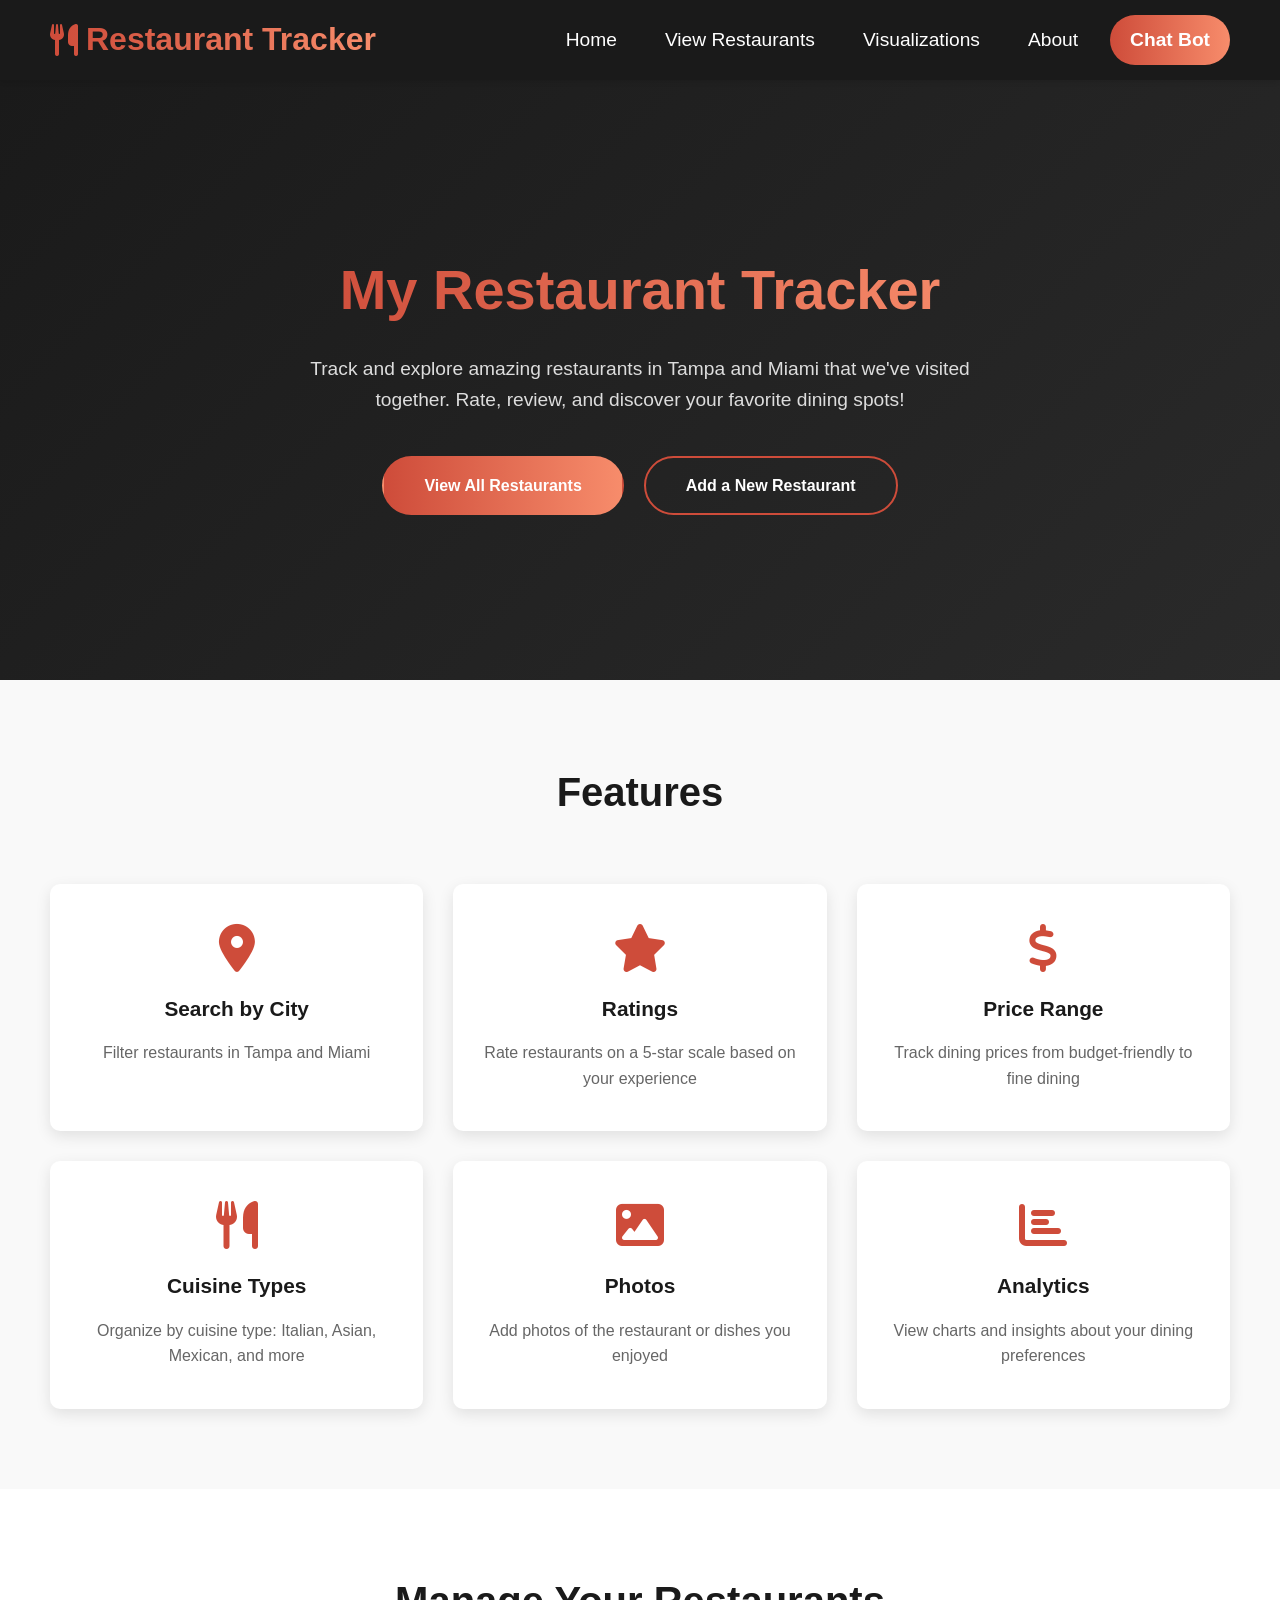
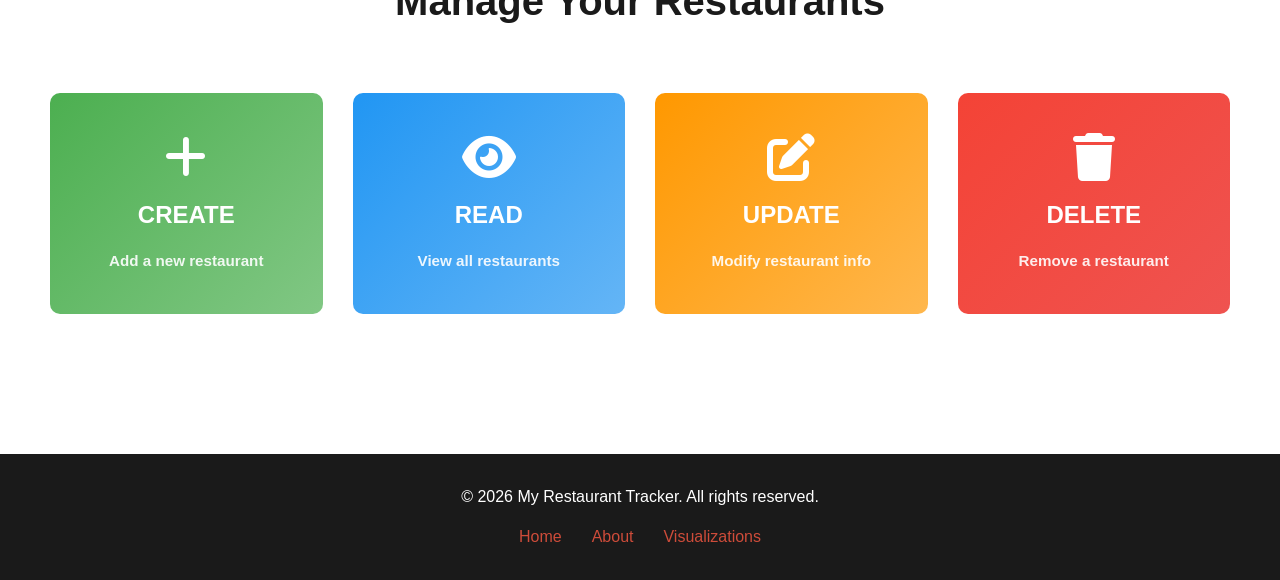
<file: My-Tampa-Restaurant-Tracker/index.html>
<!DOCTYPE html>
<html lang="en">
<head>
    <meta charset="UTF-8">
    <meta name="viewport" content="width=device-width, initial-scale=1.0">
    <title>Our Restaurant Tracker</title>
    <link rel="stylesheet" href="styles.css">
    <link rel="stylesheet" href="https://cdnjs.cloudflare.com/ajax/libs/font-awesome/6.4.0/css/all.min.css">
</head>
<body>
    <nav class="navbar">
        <div class="navbar_container">
            <a href="index.html" id="navbar_logo">
                <i class="fas fa-utensils"></i> Restaurant Tracker
            </a>
            <div class="navbar_toggle" id="mobile-menu">
                <span class="bar"></span> <span class="bar"></span> <span class="bar"></span>
            </div>
            <ul class="navbar_menu">
                <li>
                    <a href="index.html" class="navbar_links">Home</a>
                </li>
                <li>
                    <a href="read.html" class="navbar_links">View Restaurants</a>
                </li>
                <li>
                    <a href="visualizations.html" class="navbar_links">Visualizations</a>
                </li>
                <li>
                    <a href="about.html" class="navbar_links">About</a>
                </li>
                <li class="navbar_item">
                    <a href="mybot.html" class="button">Chat Bot</a>
                </li>
            </ul>
        </div>
    </nav>

    <!-- Hero Section -->
    <section class="hero">
        <div class="hero_container">
            <div class="hero_content">
                <h1 class="hero_title">My Restaurant Tracker</h1>
                <p class="hero_description">Track and explore amazing restaurants in Tampa and Miami that we've visited together. Rate, review, and discover your favorite dining spots!</p>
                <div class="hero_buttons">
                    <a href="read.html" class="btn btn_primary">View All Restaurants</a>
                    <a href="create.html" class="btn btn_secondary">Add a New Restaurant</a>
                </div>
            </div>
        </div>
    </section>

    <!-- Features Section -->
    <section class="features">
        <h2>Features</h2>
        <div class="features_grid">
            <div class="feature_card">
                <i class="fas fa-map-marker-alt"></i>
                <h3>Search by City</h3>
                <p>Filter restaurants in Tampa and Miami</p>
            </div>
            <div class="feature_card">
                <i class="fas fa-star"></i>
                <h3>Ratings</h3>
                <p>Rate restaurants on a 5-star scale based on your experience</p>
            </div>
            <div class="feature_card">
                <i class="fas fa-dollar-sign"></i>
                <h3>Price Range</h3>
                <p>Track dining prices from budget-friendly to fine dining</p>
            </div>
            <div class="feature_card">
                <i class="fas fa-utensils"></i>
                <h3>Cuisine Types</h3>
                <p>Organize by cuisine type: Italian, Asian, Mexican, and more</p>
            </div>
            <div class="feature_card">
                <i class="fas fa-image"></i>
                <h3>Photos</h3>
                <p>Add photos of the restaurant or dishes you enjoyed</p>
            </div>
            <div class="feature_card">
                <i class="fas fa-chart-bar"></i>
                <h3>Analytics</h3>
                <p>View charts and insights about your dining preferences</p>
            </div>
        </div>
    </section>

    <!-- CRUD Operations Section -->
    <section class="crud_section">
        <h2>Manage Your Restaurants</h2>
        <div class="crud_buttons_container">
            <a href="create.html" class="crud_btn create_btn">
                <i class="fas fa-plus"></i>
                <span>CREATE</span>
                <p>Add a new restaurant</p>
            </a>
            <a href="read.html" class="crud_btn read_btn">
                <i class="fas fa-eye"></i>
                <span>READ</span>
                <p>View all restaurants</p>
            </a>
            <a href="update.html" class="crud_btn update_btn">
                <i class="fas fa-edit"></i>
                <span>UPDATE</span>
                <p>Modify restaurant info</p>
            </a>
            <a href="delete.html" class="crud_btn delete_btn">
                <i class="fas fa-trash"></i>
                <span>DELETE</span>
                <p>Remove a restaurant</p>
            </a>
        </div>
    </section>

    <!-- Footer -->
    <footer class="footer">
        <div class="footer_container">
            <p>&copy; 2026 My Restaurant Tracker. All rights reserved.</p>
            <div class="footer_links">
                <a href="index.html">Home</a>
                <a href="about.html">About</a>
                <a href="visualizations.html">Visualizations</a>
            </div>
        </div>
    </footer>

    <script src="script.js"></script>
</body>
</html>
</file>
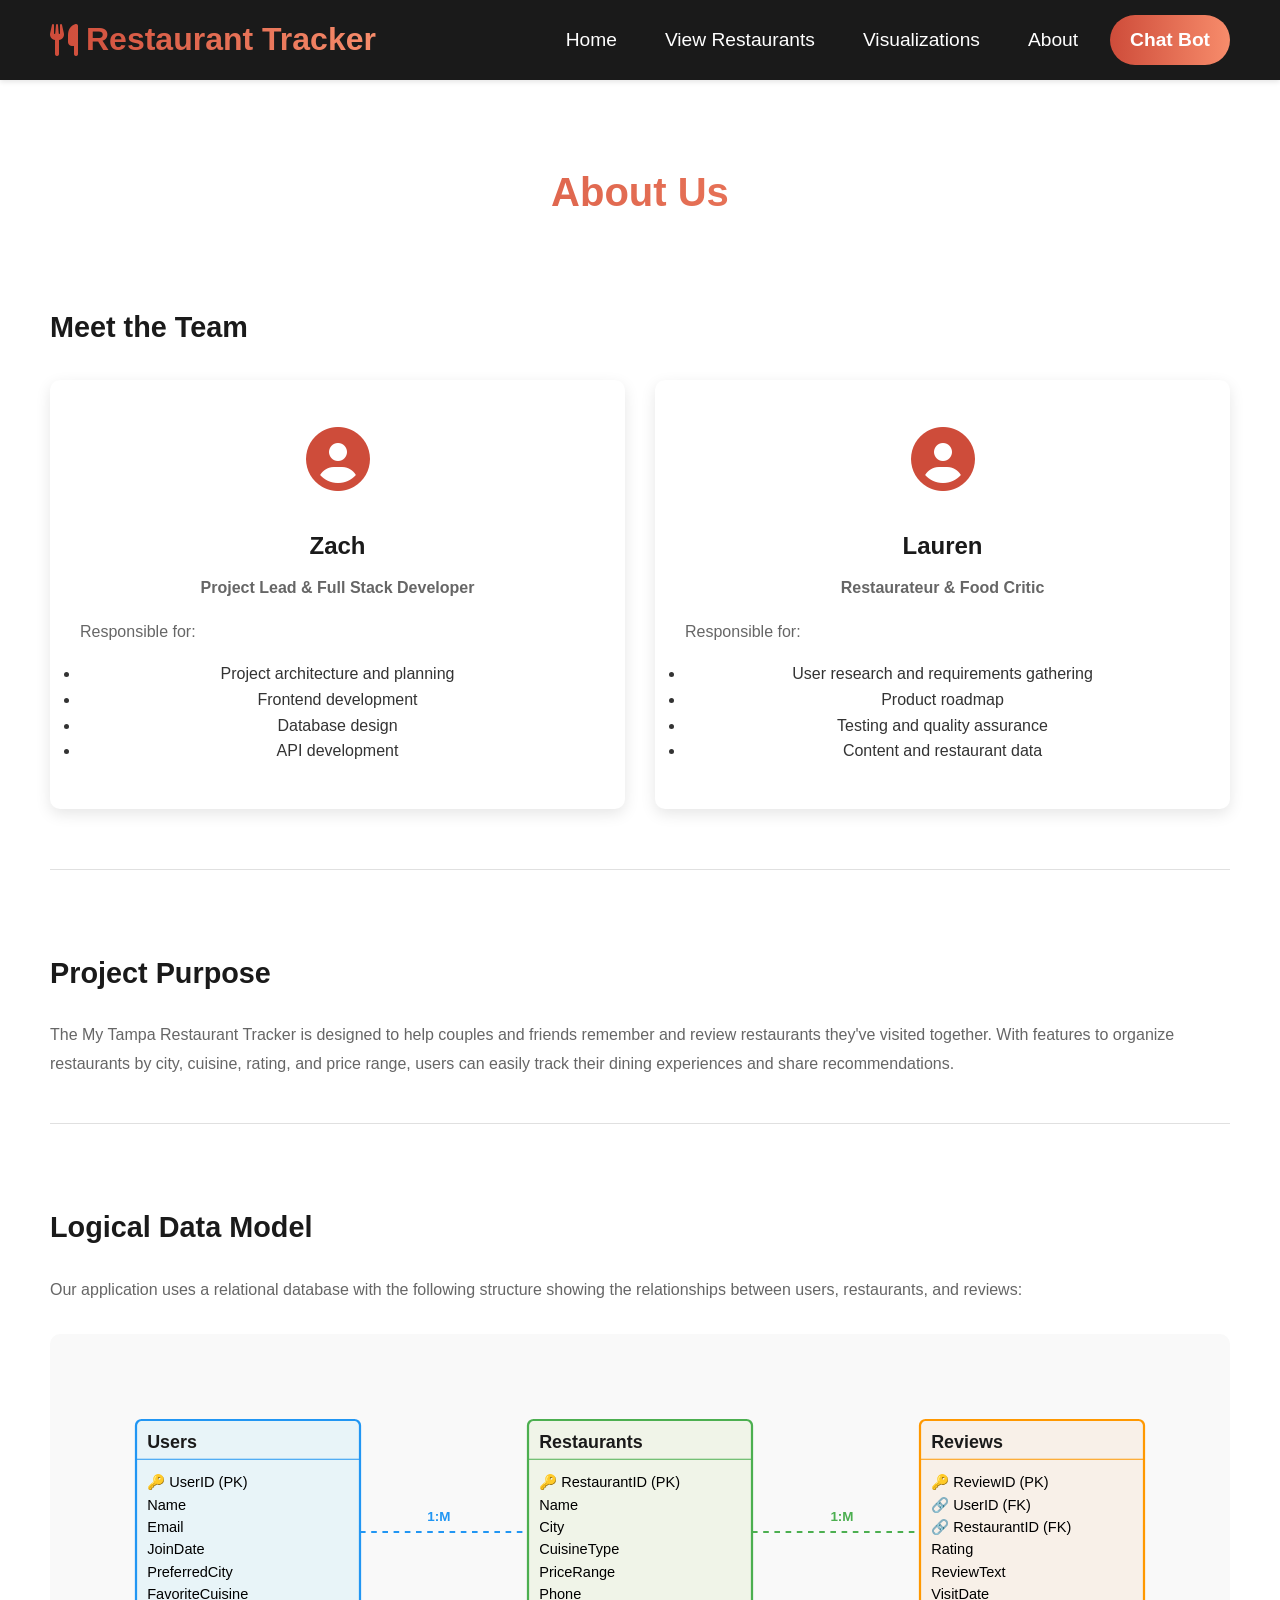
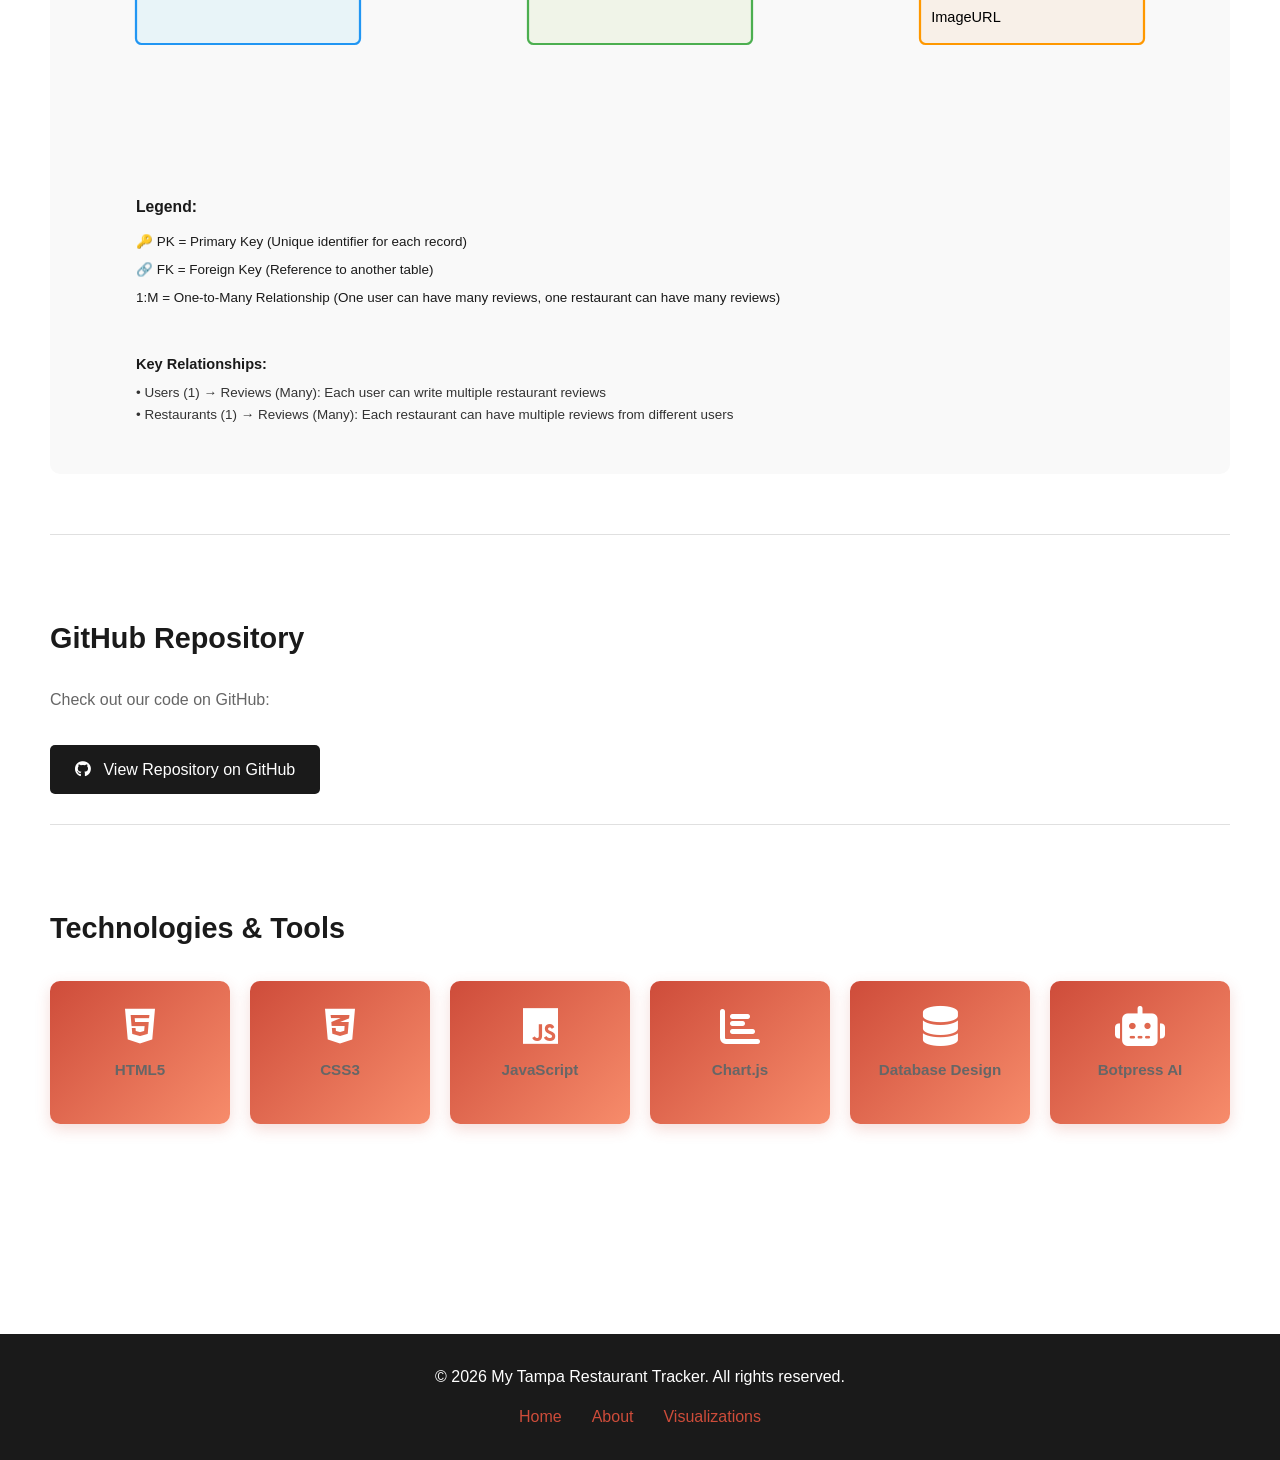
<file: My-Tampa-Restaurant-Tracker/about.html>
<!DOCTYPE html>
<html lang="en">
<head>
    <meta charset="UTF-8">
    <meta name="viewport" content="width=device-width, initial-scale=1.0">
    <title>About Us</title>
    <link rel="stylesheet" href="styles.css">
    <link rel="stylesheet" href="https://cdnjs.cloudflare.com/ajax/libs/font-awesome/6.4.0/css/all.min.css">
</head>
<body>
    <nav class="navbar">
        <div class="navbar_container">
            <a href="index.html" id="navbar_logo">
                <i class="fas fa-utensils"></i> Restaurant Tracker
            </a>
            <div class="navbar_toggle" id="mobile-menu">
                <span class="bar"></span> <span class="bar"></span> <span class="bar"></span>
            </div>
            <ul class="navbar_menu">
                <li>
                    <a href="index.html" class="navbar_links">Home</a>
                </li>
                <li>
                    <a href="read.html" class="navbar_links">View Restaurants</a>
                </li>
                <li>
                    <a href="visualizations.html" class="navbar_links">Visualizations</a>
                </li>
                <li>
                    <a href="about.html" class="navbar_links">About</a>
                </li>
                <li class="navbar_item">
                    <a href="mybot.html" class="button">Chat Bot</a>
                </li>
            </ul>
        </div>
    </nav>

    <div class="container">
        <h1 class="page_title">About Us</h1>

        <!-- Team Section -->
        <section class="about_section">
            <h2>Meet the Team</h2>
            <div class="team_grid">
                <div class="team_member">
                    <div class="member_avatar">
                        <i class="fas fa-user-circle"></i>
                    </div>
                    <h3>Zach</h3>
                    <p class="role">Project Lead & Full Stack Developer</p>
                    <p class="contributions">
                        Responsible for:
                        <ul>
                            <li>Project architecture and planning</li>
                            <li>Frontend development</li>
                            <li>Database design</li>
                            <li>API development</li>
                        </ul>
                    </p>
                </div>

                <div class="team_member">
                    <div class="member_avatar">
                        <i class="fas fa-user-circle"></i>
                    </div>
                    <h3>Lauren</h3>
                    <p class="role">Restaurateur & Food Critic</p>
                    <p class="contributions">
                        Responsible for:
                        <ul>
                            <li>User research and requirements gathering</li>
                            <li>Product roadmap</li>
                            <li>Testing and quality assurance</li>
                            <li>Content and restaurant data</li>
                        </ul>
                    </p>
                </div>
            </div>
        </section>

        <!-- Project Purpose -->
        <section class="about_section">
            <h2>Project Purpose</h2>
            <p>The My Tampa Restaurant Tracker is designed to help couples and friends remember and review restaurants they've visited together. With features to organize restaurants by city, cuisine, rating, and price range, users can easily track their dining experiences and share recommendations.</p>
        </section>

        <!-- Data Model Section -->
        <section class="about_section">
            <h2>Logical Data Model</h2>
            <p>Our application uses a relational database with the following structure showing the relationships between users, restaurants, and reviews:</p>
            
            <div class="data_model_container">
                <svg viewBox="0 0 1000 600" class="data_model_svg">
                    <!-- Users Table -->
                    <g id="users-table">
                        <rect x="50" y="50" width="200" height="200" fill="#e8f4f8" stroke="#2196F3" stroke-width="2" rx="5"/>
                        <text x="60" y="75" font-size="16" font-weight="bold" fill="#1a1a1a">Users</text>
                        <line x1="50" y1="85" x2="250" y2="85" stroke="#2196F3" stroke-width="1"/>
                        
                        <text x="60" y="110" font-size="13">🔑 UserID (PK)</text>
                        <text x="60" y="130" font-size="13">Name</text>
                        <text x="60" y="150" font-size="13">Email</text>
                        <text x="60" y="170" font-size="13">JoinDate</text>
                        <text x="60" y="190" font-size="13">PreferredCity</text>
                        <text x="60" y="210" font-size="13">FavoriteCuisine</text>
                    </g>

                    <!-- Restaurants Table -->
                    <g id="restaurants-table">
                        <rect x="400" y="50" width="200" height="200" fill="#f0f4e8" stroke="#4CAF50" stroke-width="2" rx="5"/>
                        <text x="410" y="75" font-size="16" font-weight="bold" fill="#1a1a1a">Restaurants</text>
                        <line x1="400" y1="85" x2="600" y2="85" stroke="#4CAF50" stroke-width="1"/>
                        
                        <text x="410" y="110" font-size="13">🔑 RestaurantID (PK)</text>
                        <text x="410" y="130" font-size="13">Name</text>
                        <text x="410" y="150" font-size="13">City</text>
                        <text x="410" y="170" font-size="13">CuisineType</text>
                        <text x="410" y="190" font-size="13">PriceRange</text>
                        <text x="410" y="210" font-size="13">Phone</text>
                    </g>

                    <!-- Reviews Table -->
                    <g id="reviews-table">
                        <rect x="750" y="50" width="200" height="200" fill="#f8f0e8" stroke="#FF9800" stroke-width="2" rx="5"/>
                        <text x="760" y="75" font-size="16" font-weight="bold" fill="#1a1a1a">Reviews</text>
                        <line x1="750" y1="85" x2="950" y2="85" stroke="#FF9800" stroke-width="1"/>
                        
                        <text x="760" y="110" font-size="13">🔑 ReviewID (PK)</text>
                        <text x="760" y="130" font-size="13">🔗 UserID (FK)</text>
                        <text x="760" y="150" font-size="13">🔗 RestaurantID (FK)</text>
                        <text x="760" y="170" font-size="13">Rating</text>
                        <text x="760" y="190" font-size="13">ReviewText</text>
                        <text x="760" y="210" font-size="13">VisitDate</text>
                        <text x="760" y="230" font-size="13">ImageURL</text>
                    </g>

                    <!-- Relationship Lines -->
                    <!-- Users to Reviews (One-to-Many) -->
                    <line x1="250" y1="150" x2="400" y2="150" stroke="#2196F3" stroke-width="2" stroke-dasharray="5,5"/>
                    <text x="310" y="140" font-size="12" fill="#2196F3" font-weight="bold">1:M</text>
                    
                    <!-- Restaurants to Reviews (One-to-Many) -->
                    <line x1="600" y1="150" x2="750" y2="150" stroke="#4CAF50" stroke-width="2" stroke-dasharray="5,5"/>
                    <text x="670" y="140" font-size="12" fill="#4CAF50" font-weight="bold">1:M</text>

                    <!-- Legend -->
                    <g id="legend">
                        <text x="50" y="400" font-size="14" font-weight="bold" fill="#1a1a1a">Legend:</text>
                        <text x="50" y="430" font-size="12" fill="#1a1a1a">🔑 PK = Primary Key (Unique identifier for each record)</text>
                        <text x="50" y="455" font-size="12" fill="#1a1a1a">🔗 FK = Foreign Key (Reference to another table)</text>
                        <text x="50" y="480" font-size="12" fill="#1a1a1a">1:M = One-to-Many Relationship (One user can have many reviews, one restaurant can have many reviews)</text>
                    </g>

                    <!-- Relationships Description -->
                    <g id="description">
                        <text x="50" y="540" font-size="13" font-weight="bold" fill="#1a1a1a">Key Relationships:</text>
                        <text x="50" y="565" font-size="12" fill="#333">• Users (1) → Reviews (Many): Each user can write multiple restaurant reviews</text>
                        <text x="50" y="585" font-size="12" fill="#333">• Restaurants (1) → Reviews (Many): Each restaurant can have multiple reviews from different users</text>
                    </g>
                </svg>
            </div>
        </section>

        <!-- GitHub Link -->
        <section class="about_section">
            <h2>GitHub Repository</h2>
            <p>Check out our code on GitHub:</p>
            <a href="https://github.com/yourusername/My-Tampa-Restaurant-Tracker" class="github_link" target="_blank">
                <i class="fab fa-github"></i> View Repository on GitHub
            </a>
        </section>

        <!-- Technologies Used -->
        <section class="about_section">
            <h2>Technologies & Tools</h2>
            <div class="tech_grid">
                <div class="tech_item">
                    <i class="fab fa-html5"></i>
                    <p>HTML5</p>
                </div>
                <div class="tech_item">
                    <i class="fab fa-css3-alt"></i>
                    <p>CSS3</p>
                </div>
                <div class="tech_item">
                    <i class="fab fa-js"></i>
                    <p>JavaScript</p>
                </div>
                <div class="tech_item">
                    <i class="fas fa-chart-bar"></i>
                    <p>Chart.js</p>
                </div>
                <div class="tech_item">
                    <i class="fas fa-database"></i>
                    <p>Database Design</p>
                </div>
                <div class="tech_item">
                    <i class="fas fa-robot"></i>
                    <p>Botpress AI</p>
                </div>
            </div>
        </section>
    </div>

    <footer class="footer">
        <div class="footer_container">
            <p>&copy; 2026 My Tampa Restaurant Tracker. All rights reserved.</p>
            <div class="footer_links">
                <a href="index.html">Home</a>
                <a href="about.html">About</a>
                <a href="visualizations.html">Visualizations</a>
            </div>
        </div>
    </footer>

    <script src="script.js"></script>
</body>
</html>
</file>
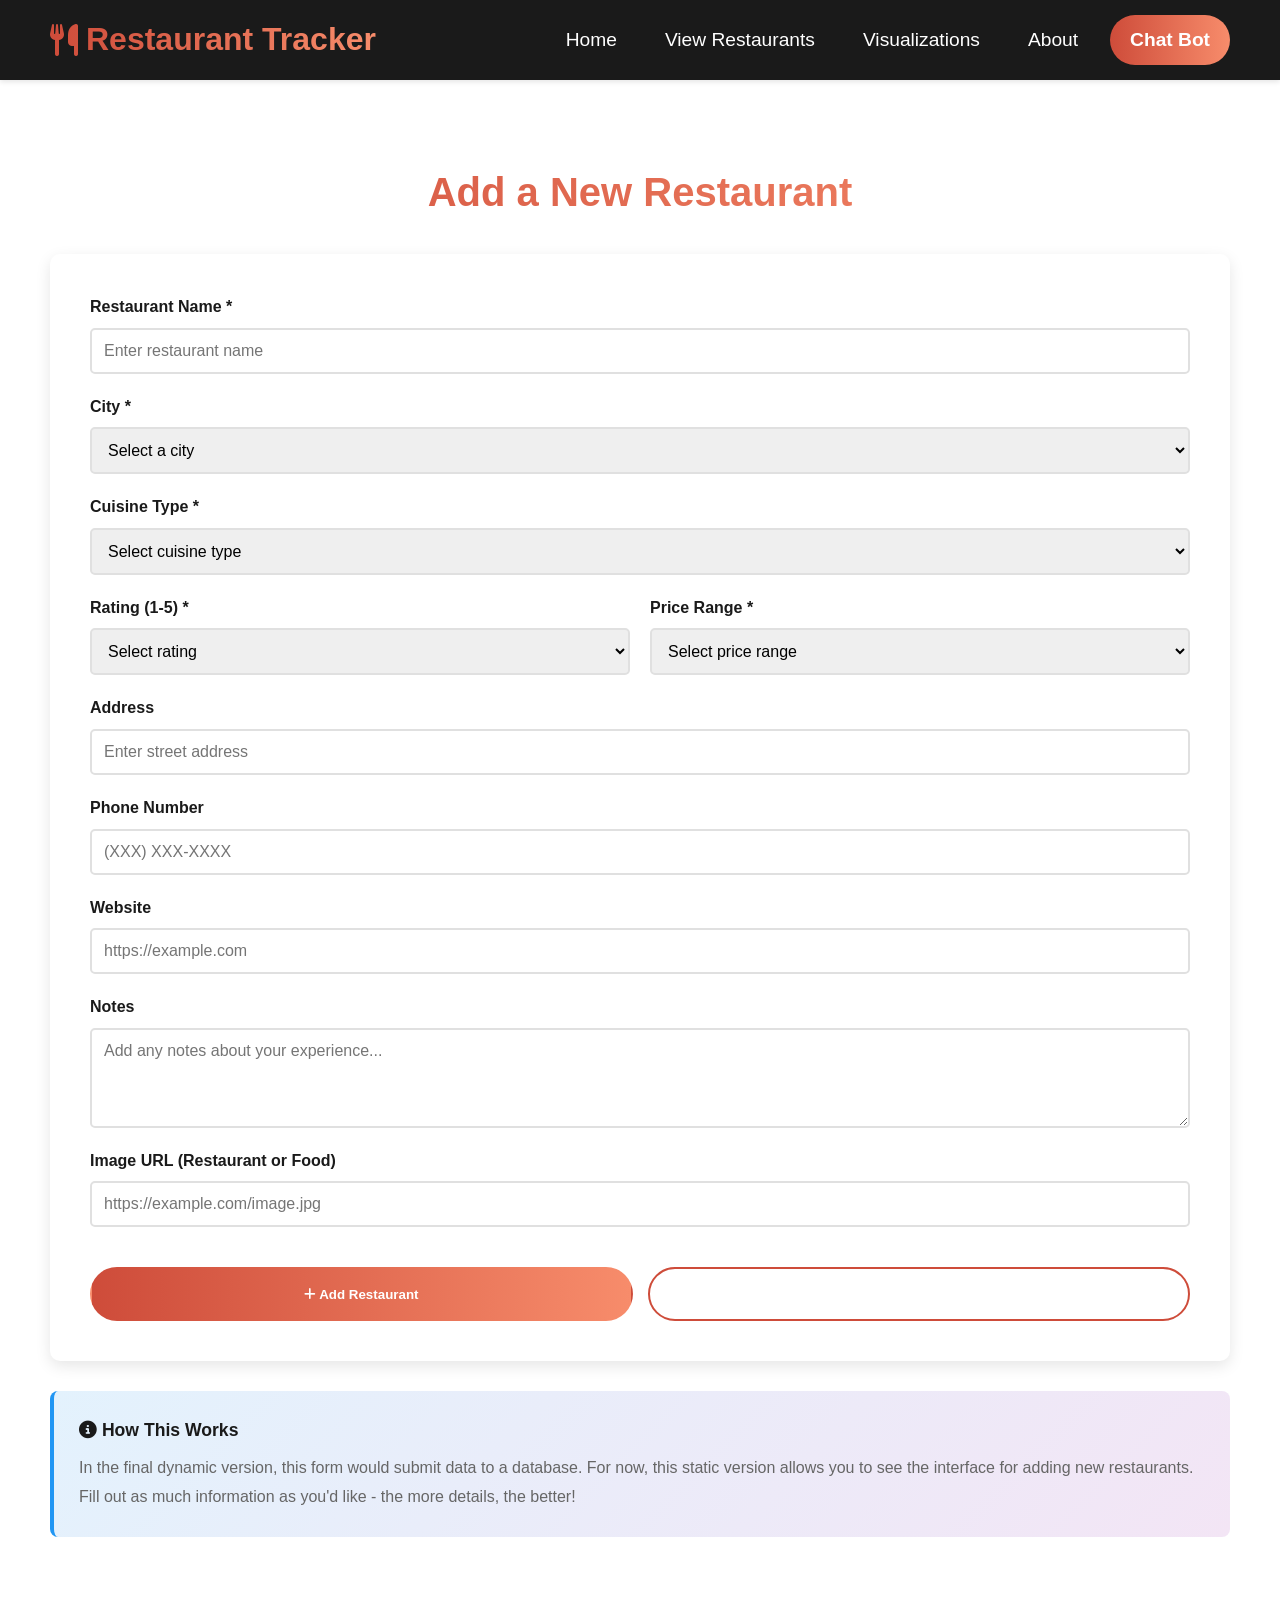
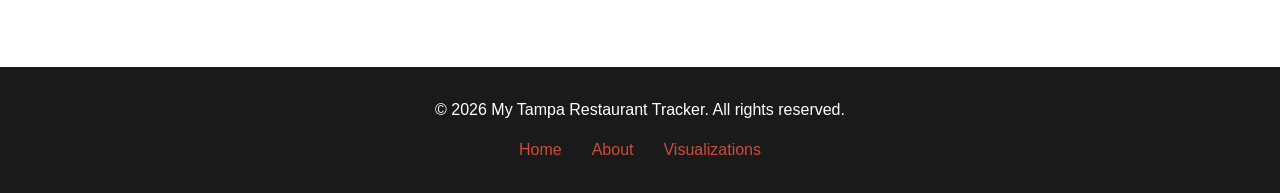
<file: My-Tampa-Restaurant-Tracker/create.html>
<!DOCTYPE html>
<html lang="en">
<head>
    <meta charset="UTF-8">
    <meta name="viewport" content="width=device-width, initial-scale=1.0">
    <title>Add Restaurant</title>
    <link rel="stylesheet" href="styles.css">
    <link rel="stylesheet" href="https://cdnjs.cloudflare.com/ajax/libs/font-awesome/6.4.0/css/all.min.css">
</head>
<body>
    <nav class="navbar">
        <div class="navbar_container">
            <a href="index.html" id="navbar_logo">
                <i class="fas fa-utensils"></i> Restaurant Tracker
            </a>
            <div class="navbar_toggle" id="mobile-menu">
                <span class="bar"></span> <span class="bar"></span> <span class="bar"></span>
            </div>
            <ul class="navbar_menu">
                <li>
                    <a href="index.html" class="navbar_links">Home</a>
                </li>
                <li>
                    <a href="read.html" class="navbar_links">View Restaurants</a>
                </li>
                <li>
                    <a href="visualizations.html" class="navbar_links">Visualizations</a>
                </li>
                <li>
                    <a href="about.html" class="navbar_links">About</a>
                </li>
                <li class="navbar_item">
                    <a href="mybot.html" class="button">Chat Bot</a>
                </li>
            </ul>
        </div>
    </nav>

    <div class="container">
        <h1 class="page_title">Add a New Restaurant</h1>
        
        <div class="form_wrapper">
            <form id="restaurantForm" class="restaurant_form">
                <div class="form_group">
                    <label for="restaurantName">Restaurant Name *</label>
                    <input type="text" id="restaurantName" name="restaurantName" required placeholder="Enter restaurant name">
                </div>

                <div class="form_group">
                    <label for="city">City *</label>
                    <select id="city" name="city" required>
                        <option value="">Select a city</option>
                        <option value="Downtown Tampa">Downtown Tampa</option>
                        <option value="Hyde Park">Hyde Park</option>
                        <option value="South Tampa">South Tampa</option>
                        <option value="Ybor City">Ybor City</option>
                        <option value="New Tampa">New Tampa</option>
                    </select>
                </div>

                <div class="form_group">
                    <label for="cuisineType">Cuisine Type *</label>
                    <select id="cuisineType" name="cuisineType" required>
                        <option value="">Select cuisine type</option>
                        <option value="Italian">Italian</option>
                        <option value="Asian">Asian</option>
                        <option value="Mexican">Mexican</option>
                        <option value="American">American</option>
                        <option value="Mediterranean">Mediterranean</option>
                        <option value="French">French</option>
                        <option value="Indian">Indian</option>
                    </select>
                </div>

                <div class="form_row">
                    <div class="form_group">
                        <label for="rating">Rating (1-5) *</label>
                        <select id="rating" name="rating" required>
                            <option value="">Select rating</option>
                            <option value="5">⭐⭐⭐⭐⭐ - Excellent</option>
                            <option value="4">⭐⭐⭐⭐ - Very Good</option>
                            <option value="3">⭐⭐⭐ - Good</option>
                            <option value="2">⭐⭐ - Fair</option>
                            <option value="1">⭐ - Poor</option>
                        </select>
                    </div>

                    <div class="form_group">
                        <label for="priceRange">Price Range *</label>
                        <select id="priceRange" name="priceRange" required>
                            <option value="">Select price range</option>
                            <option value="$">$ - Budget</option>
                            <option value="$$">$$ - Moderate</option>
                            <option value="$$$">$$$ - Expensive</option>
                            <option value="$$$$">$$$$ - Fine Dining</option>
                        </select>
                    </div>
                </div>

                <div class="form_group">
                    <label for="address">Address</label>
                    <input type="text" id="address" name="address" placeholder="Enter street address">
                </div>

                <div class="form_group">
                    <label for="phoneNumber">Phone Number</label>
                    <input type="tel" id="phoneNumber" name="phoneNumber" placeholder="(XXX) XXX-XXXX">
                </div>

                <div class="form_group">
                    <label for="website">Website</label>
                    <input type="url" id="website" name="website" placeholder="https://example.com">
                </div>

                <div class="form_group">
                    <label for="notes">Notes</label>
                    <textarea id="notes" name="notes" placeholder="Add any notes about your experience..." rows="4"></textarea>
                </div>

                <div class="form_group">
                    <label for="imageUrl">Image URL (Restaurant or Food)</label>
                    <input type="url" id="imageUrl" name="imageUrl" placeholder="https://example.com/image.jpg">
                </div>

                <div class="form_buttons">
                    <button type="submit" class="btn btn_primary">
                        <i class="fas fa-plus"></i> Add Restaurant
                    </button>
                    <a href="read.html" class="btn btn_secondary">
                        <i class="fas fa-times"></i> Cancel
                    </a>
                </div>
            </form>
        </div>

        <div class="info_box">
            <h3><i class="fas fa-info-circle"></i> How This Works</h3>
            <p>In the final dynamic version, this form would submit data to a database. For now, this static version allows you to see the interface for adding new restaurants. Fill out as much information as you'd like - the more details, the better!</p>
        </div>
    </div>

    <footer class="footer">
        <div class="footer_container">
            <p>&copy; 2026 My Tampa Restaurant Tracker. All rights reserved.</p>
            <div class="footer_links">
                <a href="index.html">Home</a>
                <a href="about.html">About</a>
                <a href="visualizations.html">Visualizations</a>
            </div>
        </div>
    </footer>

    <script src="script.js"></script>
</body>
</html>
</file>
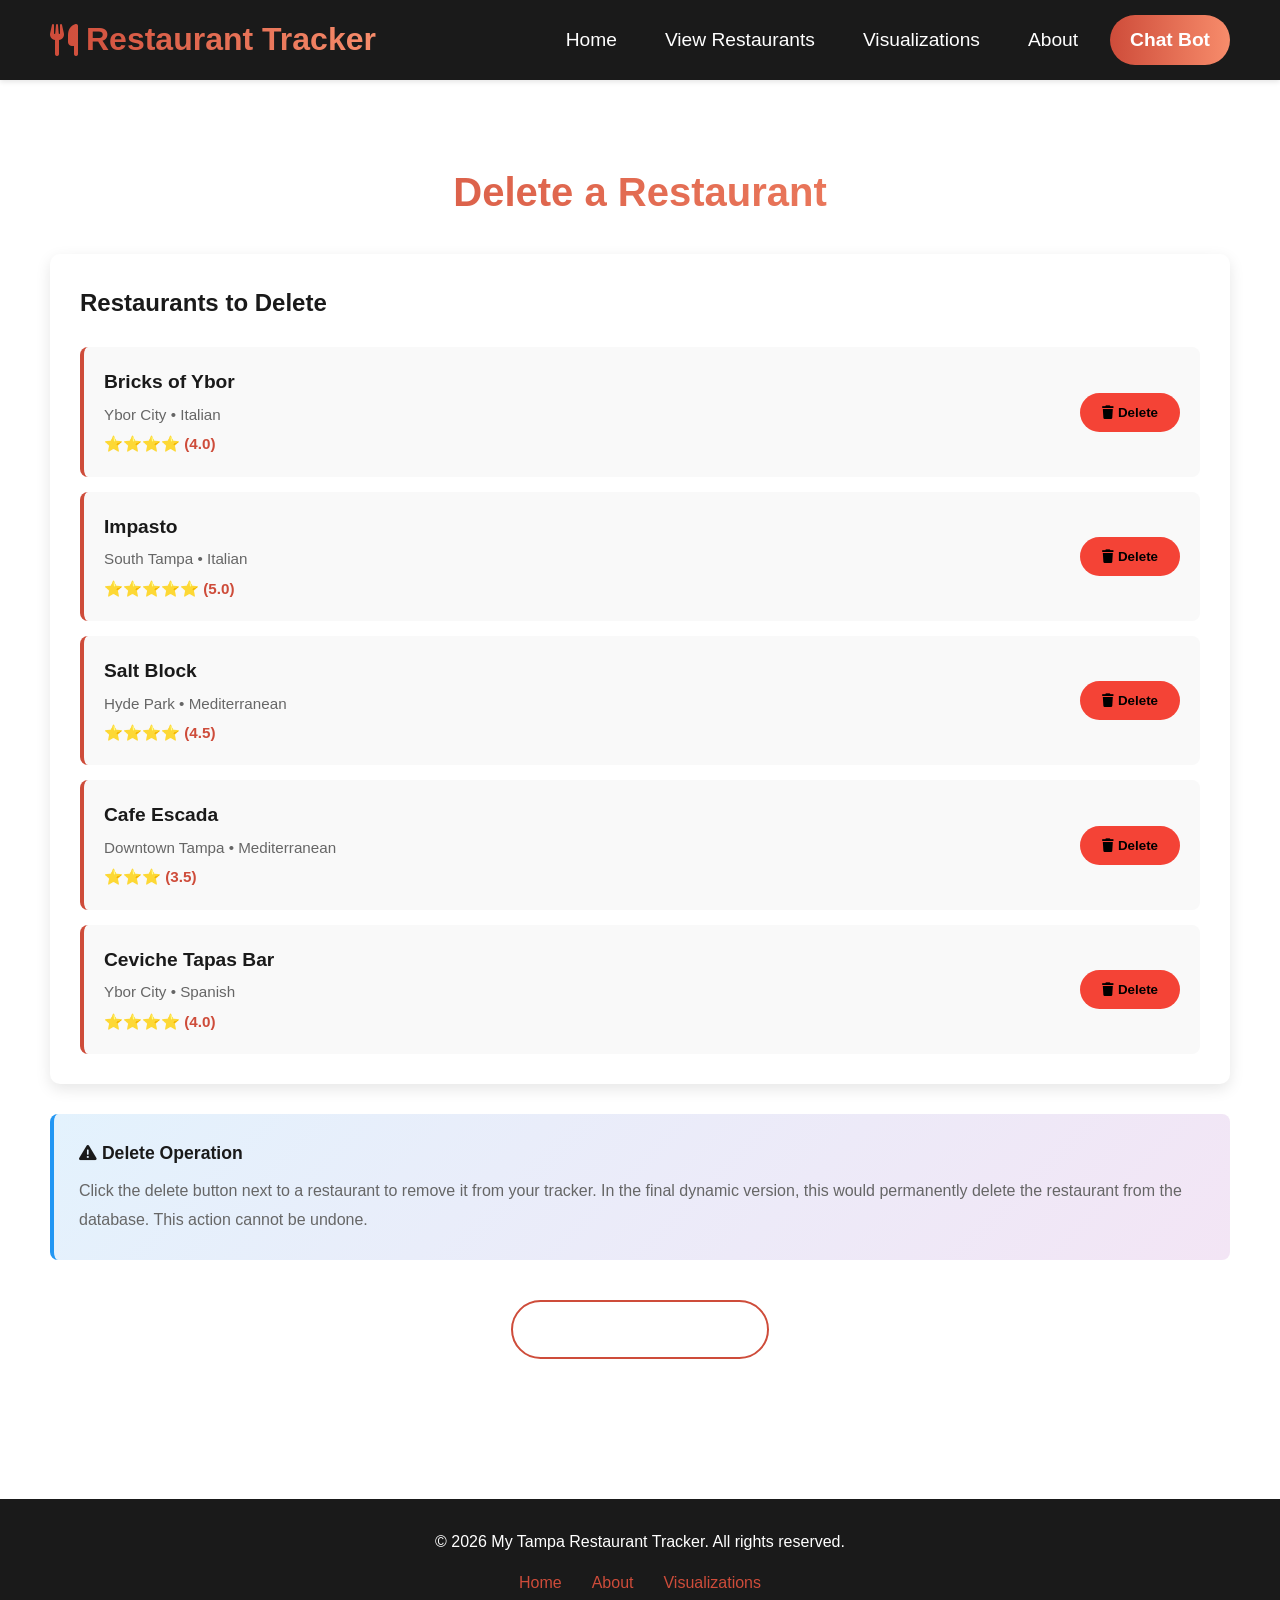
<file: My-Tampa-Restaurant-Tracker/delete.html>
<!DOCTYPE html>
<html lang="en">
<head>
    <meta charset="UTF-8">
    <meta name="viewport" content="width=device-width, initial-scale=1.0">
    <title>Delete Restaurant</title>
    <link rel="stylesheet" href="styles.css">
    <link rel="stylesheet" href="https://cdnjs.cloudflare.com/ajax/libs/font-awesome/6.4.0/css/all.min.css">
</head>
<body>
    <nav class="navbar">
        <div class="navbar_container">
            <a href="index.html" id="navbar_logo">
                <i class="fas fa-utensils"></i> Restaurant Tracker
            </a>
            <div class="navbar_toggle" id="mobile-menu">
                <span class="bar"></span> <span class="bar"></span> <span class="bar"></span>
            </div>
            <ul class="navbar_menu">
                <li>
                    <a href="index.html" class="navbar_links">Home</a>
                </li>
                <li>
                    <a href="read.html" class="navbar_links">View Restaurants</a>
                </li>
                <li>
                    <a href="visualizations.html" class="navbar_links">Visualizations</a>
                </li>
                <li>
                    <a href="about.html" class="navbar_links">About</a>
                </li>
                <li class="navbar_item">
                    <a href="mybot.html" class="button">Chat Bot</a>
                </li>
            </ul>
        </div>
    </nav>

    <div class="container">
        <h1 class="page_title">Delete a Restaurant</h1>
        
        <div class="delete_wrapper">
            <div class="restaurants_list">
                <h2>Restaurants to Delete</h2>
                <div class="restaurant_delete_items">
                    <div class="delete_item">
                        <div class="delete_item_info">
                            <h3>Bricks of Ybor</h3>
                            <p>Ybor City • Italian</p>
                            <p class="rating">⭐⭐⭐⭐ (4.0)</p>
                        </div>
                        <button class="btn btn_delete" onclick="confirmDelete('Bricks of Ybor')">
                            <i class="fas fa-trash"></i> Delete
                        </button>
                    </div>

                    <div class="delete_item">
                        <div class="delete_item_info">
                            <h3>Impasto</h3>
                            <p>South Tampa • Italian</p>
                            <p class="rating">⭐⭐⭐⭐⭐ (5.0)</p>
                        </div>
                        <button class="btn btn_delete" onclick="confirmDelete('Impasto')">
                            <i class="fas fa-trash"></i> Delete
                        </button>
                    </div>

                    <div class="delete_item">
                        <div class="delete_item_info">
                            <h3>Salt Block</h3>
                            <p>Hyde Park • Mediterranean</p>
                            <p class="rating">⭐⭐⭐⭐ (4.5)</p>
                        </div>
                        <button class="btn btn_delete" onclick="confirmDelete('Salt Block')">
                            <i class="fas fa-trash"></i> Delete
                        </button>
                    </div>

                    <div class="delete_item">
                        <div class="delete_item_info">
                            <h3>Cafe Escada</h3>
                            <p>Downtown Tampa • Mediterranean</p>
                            <p class="rating">⭐⭐⭐ (3.5)</p>
                        </div>
                        <button class="btn btn_delete" onclick="confirmDelete('Cafe Escada')">
                            <i class="fas fa-trash"></i> Delete
                        </button>
                    </div>

                    <div class="delete_item">
                        <div class="delete_item_info">
                            <h3>Ceviche Tapas Bar</h3>
                            <p>Ybor City • Spanish</p>
                            <p class="rating">⭐⭐⭐⭐ (4.0)</p>
                        </div>
                        <button class="btn btn_delete" onclick="confirmDelete('Ceviche Tapas Bar')">
                            <i class="fas fa-trash"></i> Delete
                        </button>
                    </div>
                </div>
            </div>
        </div>

        <div class="info_box">
            <h3><i class="fas fa-warning"></i> Delete Operation</h3>
            <p>Click the delete button next to a restaurant to remove it from your tracker. In the final dynamic version, this would permanently delete the restaurant from the database. This action cannot be undone.</p>
        </div>

        <div class="crud_actions">
            <a href="read.html" class="btn btn_secondary">
                <i class="fas fa-arrow-left"></i> Back to Restaurants
            </a>
        </div>
    </div>

    <footer class="footer">
        <div class="footer_container">
            <p>&copy; 2026 My Tampa Restaurant Tracker. All rights reserved.</p>
            <div class="footer_links">
                <a href="index.html">Home</a>
                <a href="about.html">About</a>
                <a href="visualizations.html">Visualizations</a>
            </div>
        </div>
    </footer>

    <script>
        function confirmDelete(restaurantName) {
            if (confirm(`Are you sure you want to delete "${restaurantName}"?\n\nThis action cannot be undone.`)) {
                alert(`"${restaurantName}" has been deleted from your tracker.`);
                // In the final version, this would make an API call to delete from the database
            }
        }
    </script>
    <script src="script.js"></script>
</body>
</html>
</file>
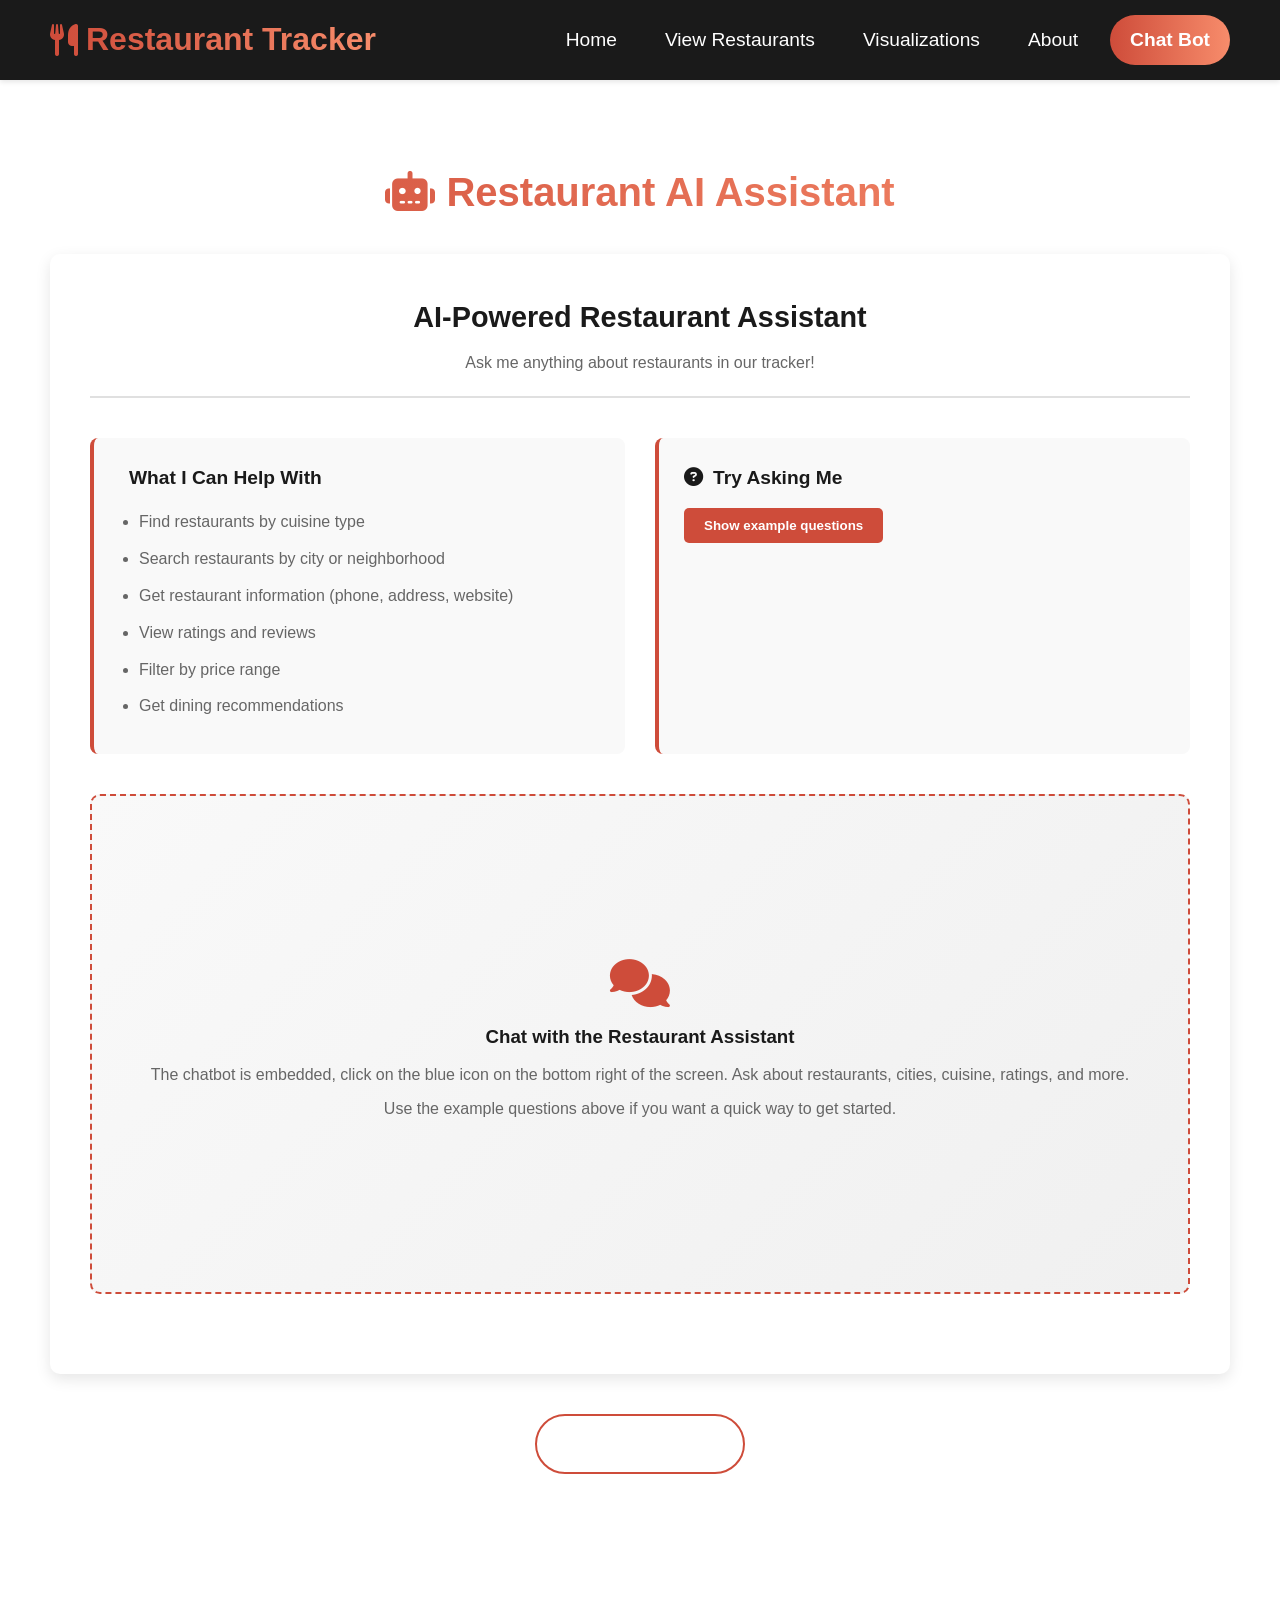
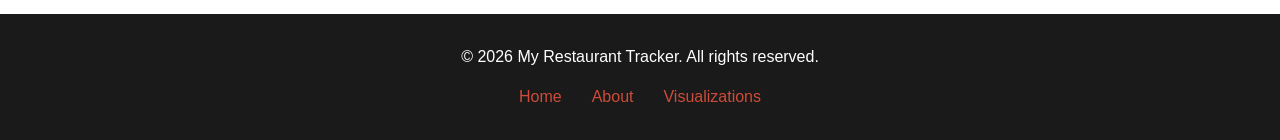
<file: My-Tampa-Restaurant-Tracker/mybot.html>
<!DOCTYPE html>
<html lang="en">
<head>
    <meta charset="UTF-8">
    <meta name="viewport" content="width=device-width, initial-scale=1.0">
    <title>Restaurant AI Chatbot</title>
    <link rel="stylesheet" href="styles.css">
    <link rel="stylesheet" href="https://cdnjs.cloudflare.com/ajax/libs/font-awesome/6.4.0/css/all.min.css">
</head>
<body>
    <nav class="navbar">
        <div class="navbar_container">
            <a href="index.html" id="navbar_logo">
                <i class="fas fa-utensils"></i> Restaurant Tracker
            </a>
            <div class="navbar_toggle" id="mobile-menu">
                <span class="bar"></span> <span class="bar"></span> <span class="bar"></span>
            </div>
            <ul class="navbar_menu">
                <li>
                    <a href="index.html" class="navbar_links">Home</a>
                </li>
                <li>
                    <a href="read.html" class="navbar_links">View Restaurants</a>
                </li>
                <li>
                    <a href="visualizations.html" class="navbar_links">Visualizations</a>
                </li>
                <li>
                    <a href="about.html" class="navbar_links">About</a>
                </li>
                <li class="navbar_item">
                    <a href="mybot.html" class="button">Chat Bot</a>
                </li>
            </ul>
        </div>
    </nav>

    <div class="container">
        <h1 class="page_title">
            <i class="fas fa-robot"></i> Restaurant AI Assistant
        </h1>
        
        <div class="chatbot_wrapper">
            <div class="chatbot_header">
                <h2>AI-Powered Restaurant Assistant</h2>
                <p>Ask me anything about restaurants in our tracker!</p>
            </div>

            <div class="chatbot_info">
                <div class="info_section">
                    <h3><i class="fas fa-sparkles"></i> What I Can Help With</h3>
                    <ul>
                        <li>Find restaurants by cuisine type</li>
                        <li>Search restaurants by city or neighborhood</li>
                        <li>Get restaurant information (phone, address, website)</li>
                        <li>View ratings and reviews</li>
                        <li>Filter by price range</li>
                        <li>Get dining recommendations</li>
                    </ul>
                </div>

                <div class="info_section">
                    <h3><i class="fas fa-question-circle"></i> Try Asking Me</h3>
                    <div class="example_questions">
                        <button class="example_btn" onclick="scrollToChat()">Show example questions</button>
                    </div>
                    <div class="examples_list" id="examplesList" style="display: none;">
                        <p>• "What Italian restaurants do you have?"</p>
                        <p>• "Find 5-star rated restaurants"</p>
                        <p>• "Tell me about restaurants in Tampa"</p>
                        <p>• "What are budget-friendly restaurants?"</p>
                        <p>• "Find Mediterranean restaurants with high ratings"</p>
                        <p>• "Show me all restaurants under $$$"</p>
                    </div>
                </div>
            </div>

            <div class="botpress_container">
                <div class="embed_placeholder">
                    <i class="fas fa-comments"></i>
                    <h3>Chat with the Restaurant Assistant</h3>
                    <p>The chatbot is embedded, click on the blue icon on the bottom right of the screen. Ask about restaurants, cities, cuisine, ratings, and more.</p>
                    <p>Use the example questions above if you want a quick way to get started.</p>
                </div>
            </div>
        </div>

        <div class="crud_actions">
            <a href="index.html" class="btn btn_secondary">
                <i class="fas fa-arrow-left"></i> Back to Home
            </a>
        </div>
    </div>

    <footer class="footer">
        <div class="footer_container">
            <p>&copy; 2026 My Restaurant Tracker. All rights reserved.</p>
            <div class="footer_links">
                <a href="index.html">Home</a>
                <a href="about.html">About</a>
                <a href="visualizations.html">Visualizations</a>
            </div>
        </div>
    </footer>

    <script src="script.js"></script>
    <script>
        function scrollToChat() {
            document.getElementById('examplesList').style.display = 'block';
            document.querySelector('.botpress_container').scrollIntoView({ behavior: 'smooth' });
        }
    </script>

    <script src="https://cdn.botpress.cloud/webchat/v3.6/inject.js"></script>
    <script src="https://files.bpcontent.cloud/2026/04/16/01/20260416013739-A8UZSDRG.js" defer></script>
</body>
</html>
</file>
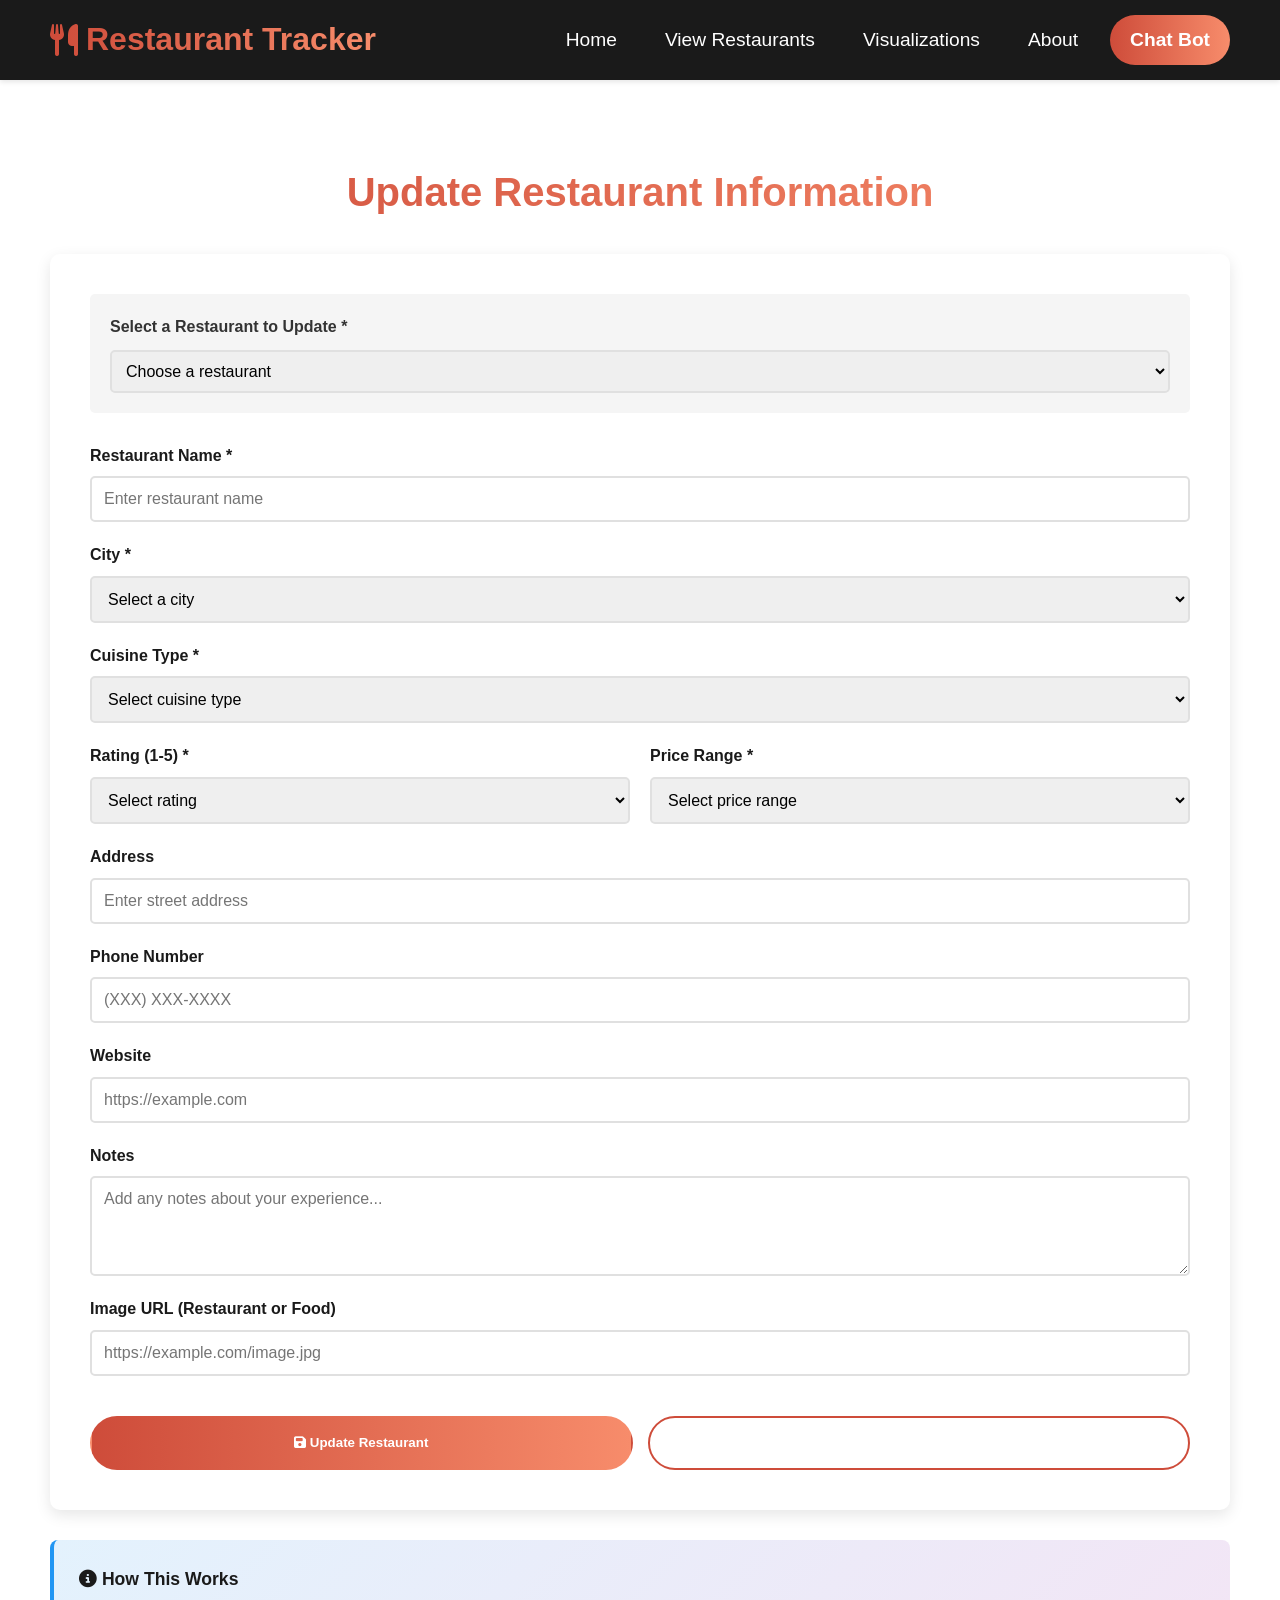
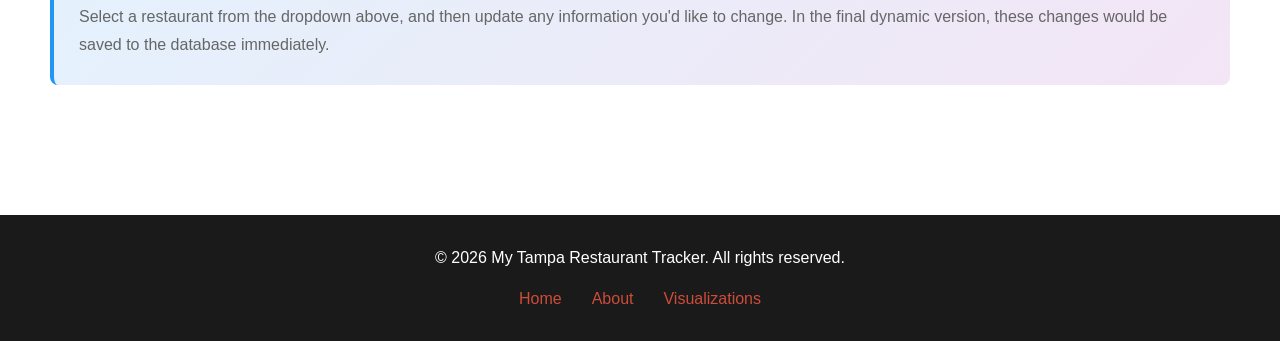
<file: My-Tampa-Restaurant-Tracker/update.html>
<!DOCTYPE html>
<html lang="en">
<head>
    <meta charset="UTF-8">
    <meta name="viewport" content="width=device-width, initial-scale=1.0">
    <title>Update Restaurant</title>
    <link rel="stylesheet" href="styles.css">
    <link rel="stylesheet" href="https://cdnjs.cloudflare.com/ajax/libs/font-awesome/6.4.0/css/all.min.css">
</head>
<body>
    <nav class="navbar">
        <div class="navbar_container">
            <a href="index.html" id="navbar_logo">
                <i class="fas fa-utensils"></i> Restaurant Tracker
            </a>
            <div class="navbar_toggle" id="mobile-menu">
                <span class="bar"></span> <span class="bar"></span> <span class="bar"></span>
            </div>
            <ul class="navbar_menu">
                <li>
                    <a href="index.html" class="navbar_links">Home</a>
                </li>
                <li>
                    <a href="read.html" class="navbar_links">View Restaurants</a>
                </li>
                <li>
                    <a href="visualizations.html" class="navbar_links">Visualizations</a>
                </li>
                <li>
                    <a href="about.html" class="navbar_links">About</a>
                </li>
                <li class="navbar_item">
                    <a href="mybot.html" class="button">Chat Bot</a>
                </li>
            </ul>
        </div>
    </nav>

    <div class="container">
        <h1 class="page_title">Update Restaurant Information</h1>
        
        <div class="form_wrapper">
            <div class="select_restaurant">
                <label for="selectRestaurant">Select a Restaurant to Update *</label>
                <select id="selectRestaurant" class="filter_select">
                    <option value="">Choose a restaurant</option>
                    <option value="1">Bricks of Ybor</option>
                    <option value="2">The Bricks of Ybor - Cuban</option>
                    <option value="3">Impasto</option>
                    <option value="4">Salt Block</option>
                    <option value="5">Cafe Escada</option>
                </select>
            </div>

            <form id="updateRestaurantForm" class="restaurant_form">
                <div class="form_group">
                    <label for="restaurantName">Restaurant Name *</label>
                    <input type="text" id="restaurantName" name="restaurantName" required placeholder="Enter restaurant name">
                </div>

                <div class="form_group">
                    <label for="city">City *</label>
                    <select id="city" name="city" required>
                        <option value="">Select a city</option>
                        <option value="Downtown Tampa">Downtown Tampa</option>
                        <option value="Hyde Park">Hyde Park</option>
                        <option value="South Tampa">South Tampa</option>
                        <option value="Ybor City">Ybor City</option>
                        <option value="New Tampa">New Tampa</option>
                    </select>
                </div>

                <div class="form_group">
                    <label for="cuisineType">Cuisine Type *</label>
                    <select id="cuisineType" name="cuisineType" required>
                        <option value="">Select cuisine type</option>
                        <option value="Italian">Italian</option>
                        <option value="Asian">Asian</option>
                        <option value="Mexican">Mexican</option>
                        <option value="American">American</option>
                        <option value="Mediterranean">Mediterranean</option>
                        <option value="French">French</option>
                        <option value="Indian">Indian</option>
                    </select>
                </div>

                <div class="form_row">
                    <div class="form_group">
                        <label for="rating">Rating (1-5) *</label>
                        <select id="rating" name="rating" required>
                            <option value="">Select rating</option>
                            <option value="5">⭐⭐⭐⭐⭐ - Excellent</option>
                            <option value="4">⭐⭐⭐⭐ - Very Good</option>
                            <option value="3">⭐⭐⭐ - Good</option>
                            <option value="2">⭐⭐ - Fair</option>
                            <option value="1">⭐ - Poor</option>
                        </select>
                    </div>

                    <div class="form_group">
                        <label for="priceRange">Price Range *</label>
                        <select id="priceRange" name="priceRange" required>
                            <option value="">Select price range</option>
                            <option value="$">$ - Budget</option>
                            <option value="$$">$$ - Moderate</option>
                            <option value="$$$">$$$ - Expensive</option>
                            <option value="$$$$">$$$$ - Fine Dining</option>
                        </select>
                    </div>
                </div>

                <div class="form_group">
                    <label for="address">Address</label>
                    <input type="text" id="address" name="address" placeholder="Enter street address">
                </div>

                <div class="form_group">
                    <label for="phoneNumber">Phone Number</label>
                    <input type="tel" id="phoneNumber" name="phoneNumber" placeholder="(XXX) XXX-XXXX">
                </div>

                <div class="form_group">
                    <label for="website">Website</label>
                    <input type="url" id="website" name="website" placeholder="https://example.com">
                </div>

                <div class="form_group">
                    <label for="notes">Notes</label>
                    <textarea id="notes" name="notes" placeholder="Add any notes about your experience..." rows="4"></textarea>
                </div>

                <div class="form_group">
                    <label for="imageUrl">Image URL (Restaurant or Food)</label>
                    <input type="url" id="imageUrl" name="imageUrl" placeholder="https://example.com/image.jpg">
                </div>

                <div class="form_buttons">
                    <button type="submit" class="btn btn_primary">
                        <i class="fas fa-save"></i> Update Restaurant
                    </button>
                    <a href="read.html" class="btn btn_secondary">
                        <i class="fas fa-times"></i> Cancel
                    </a>
                </div>
            </form>
        </div>

        <div class="info_box">
            <h3><i class="fas fa-info-circle"></i> How This Works</h3>
            <p>Select a restaurant from the dropdown above, and then update any information you'd like to change. In the final dynamic version, these changes would be saved to the database immediately.</p>
        </div>
    </div>

    <footer class="footer">
        <div class="footer_container">
            <p>&copy; 2026 My Tampa Restaurant Tracker. All rights reserved.</p>
            <div class="footer_links">
                <a href="index.html">Home</a>
                <a href="about.html">About</a>
                <a href="visualizations.html">Visualizations</a>
            </div>
        </div>
    </footer>

    <script src="script.js"></script>
</body>
</html>
</file>
<file: My-Tampa-Restaurant-Tracker/styles.css>
/* ===== GENERAL STYLES ===== */
* {
    box-sizing: border-box;
    margin: 0;
    padding: 0;
    font-family: 'Segoe UI', Tahoma, Geneva, Verdana, sans-serif;
}

body {
    line-height: 1.6;
    color: #333;
}

/* ===== NAVBAR ===== */
.navbar {
    background-color: #1a1a1a;
    height: 80px;
    display: flex;
    align-items: center;
    justify-content: center;
    font-size: 1.2rem;
    position: sticky;
    top: 0;
    z-index: 999;
    box-shadow: 0 2px 5px rgba(0, 0, 0, 0.1);
}

.navbar_container {
    display: flex;
    justify-content: space-between;
    align-items: center;
    height: 80px;
    z-index: 1;
    width: 100%;
    max-width: 1300px;
    padding: 0 50px;
    margin: 0 auto;
}

#navbar_logo {
    background: linear-gradient(to right, #ce4c3a, #f78c6b);
    background-size: 100%;
    -webkit-background-clip: text;
    -moz-background-clip: text;
    -webkit-text-fill-color: transparent;
    -moz-text-fill-color: transparent;
    display: flex;
    align-items: center;
    cursor: pointer;
    text-decoration: none;
    font-size: 2rem;
    font-weight: bold;
}

#navbar_logo i {
    margin-right: 0.5rem;
}

.navbar_menu {
    display: flex;
    align-items: center;
    list-style: none;
    text-align: center;
    gap: 1rem;
}

.navbar_item {
    height: 80px;
    display: flex;
    align-items: center;
}

.navbar_links {
    color: #fff;
    display: flex;
    align-items: center;
    justify-content: center;
    text-decoration: none;
    padding: 0.75rem 1rem;
    height: 100%;
    font-weight: 500;
    transition: all 0.3s ease;
}

.navbar_links:hover {
    color: #ce4c3a;
}

.button {
    display: flex;
    justify-content: center;
    align-items: center;
    text-decoration: none;
    padding: 10px 20px;
    border: none;
    outline: none;
    border-radius: 25px;
    background: linear-gradient(to right, #ce4c3a, #f78c6b);
    color: #fff;
    font-weight: 600;
    transition: all 0.3s ease;
    cursor: pointer;
}

.button:hover {
    transform: scale(1.05);
    box-shadow: 0 5px 15px rgba(206, 76, 58, 0.3);
}

/* ===== HERO SECTION ===== */
.hero {
    background: linear-gradient(135deg, #1a1a1a 0%, #2a2a2a 100%);
    color: #fff;
    padding: 100px 50px;
    text-align: center;
    min-height: 600px;
    display: flex;
    align-items: center;
    justify-content: center;
}

.hero_container {
    max-width: 900px;
    margin: 0 auto;
}

.hero_title {
    font-size: 3.5rem;
    margin-bottom: 20px;
    background: linear-gradient(to right, #ce4c3a, #f78c6b);
    -webkit-background-clip: text;
    -moz-background-clip: text;
    -webkit-text-fill-color: transparent;
    -moz-text-fill-color: transparent;
}

.hero_description {
    font-size: 1.2rem;
    margin-bottom: 40px;
    color: #ddd;
    max-width: 700px;
    margin-left: auto;
    margin-right: auto;
}

.hero_buttons {
    display: flex;
    gap: 20px;
    justify-content: center;
    flex-wrap: wrap;
}

.btn {
    display: inline-block;
    padding: 15px 40px;
    border-radius: 50px;
    text-decoration: none;
    font-weight: 600;
    transition: all 0.3s ease;
    border: 2px solid transparent;
    cursor: pointer;
}

.btn_primary {
    background: linear-gradient(to right, #ce4c3a, #f78c6b);
    color: #fff;
}

.btn_primary:hover {
    transform: translateY(-3px);
    box-shadow: 0 10px 25px rgba(206, 76, 58, 0.3);
}

.btn_secondary {
    background: transparent;
    color: #fff;
    border: 2px solid #ce4c3a;
}

.btn_secondary:hover {
    background: #ce4c3a;
    transform: translateY(-3px);
}

/* ===== FEATURES SECTION ===== */
.features {
    padding: 80px 50px;
    background-color: #f9f9f9;
}

.features h2 {
    text-align: center;
    font-size: 2.5rem;
    margin-bottom: 60px;
    color: #1a1a1a;
}

.features_grid {
    display: grid;
    grid-template-columns: repeat(auto-fit, minmax(300px, 1fr));
    gap: 30px;
    max-width: 1300px;
    margin: 0 auto;
}

.feature_card {
    background: #fff;
    padding: 40px 30px;
    border-radius: 10px;
    text-align: center;
    box-shadow: 0 5px 15px rgba(0, 0, 0, 0.1);
    transition: all 0.3s ease;
}

.feature_card:hover {
    transform: translateY(-10px);
    box-shadow: 0 15px 35px rgba(0, 0, 0, 0.15);
}

.feature_card i {
    font-size: 3rem;
    color: #ce4c3a;
    margin-bottom: 20px;
}

.feature_card h3 {
    font-size: 1.3rem;
    margin-bottom: 15px;
    color: #1a1a1a;
}

.feature_card p {
    color: #666;
    line-height: 1.6;
}

/* ===== CRUD SECTION ===== */
.crud_section {
    padding: 80px 50px;
    background-color: #fff;
}

.crud_section h2 {
    text-align: center;
    font-size: 2.5rem;
    margin-bottom: 60px;
    color: #1a1a1a;
}

.crud_buttons_container {
    display: grid;
    grid-template-columns: repeat(auto-fit, minmax(250px, 1fr));
    gap: 30px;
    max-width: 1300px;
    margin: 0 auto;
}

.crud_btn {
    display: flex;
    flex-direction: column;
    align-items: center;
    justify-content: center;
    padding: 40px;
    border-radius: 10px;
    text-decoration: none;
    color: #fff;
    font-weight: 600;
    transition: all 0.3s ease;
    text-align: center;
    gap: 15px;
}

.crud_btn i {
    font-size: 3rem;
}

.crud_btn span {
    font-size: 1.5rem;
    font-weight: bold;
}

.crud_btn p {
    font-size: 0.95rem;
    opacity: 0.9;
}

.create_btn {
    background: linear-gradient(135deg, #4CAF50, #81C784);
}

.read_btn {
    background: linear-gradient(135deg, #2196F3, #64B5F6);
}

.update_btn {
    background: linear-gradient(135deg, #FF9800, #FFB74D);
}

.delete_btn {
    background: linear-gradient(135deg, #f44336, #ef5350);
}

.crud_btn:hover {
    transform: translateY(-10px) scale(1.05);
    box-shadow: 0 15px 40px rgba(0, 0, 0, 0.2);
}

/* ===== FOOTER ===== */
.footer {
    background-color: #1a1a1a;
    color: #fff;
    text-align: center;
    padding: 30px;
    margin-top: 60px;
}

.footer_container {
    max-width: 1300px;
    margin: 0 auto;
}

.footer_links {
    margin-top: 15px;
    display: flex;
    justify-content: center;
    gap: 30px;
}

.footer_links a {
    color: #ce4c3a;
    text-decoration: none;
    transition: all 0.3s ease;
}

.footer_links a:hover {
    color: #f78c6b;
}

/* ===== MOBILE NAVBAR TOGGLE ===== */
.navbar_toggle {
    display: none;
    flex-direction: column;
    cursor: pointer;
}

.bar {
    width: 25px;
    height: 3px;
    background-color: #ce4c3a;
    margin: 5px auto;
    transition: all 0.3s ease;
}

/* ===== PAGE TITLES ===== */
.page_title {
    font-size: 2.5rem;
    color: #1a1a1a;
    margin: 40px 0 30px 0;
    text-align: center;
    background: linear-gradient(to right, #ce4c3a, #f78c6b);
    -webkit-background-clip: text;
    -moz-background-clip: text;
    -webkit-text-fill-color: transparent;
    -moz-text-fill-color: transparent;
}

/* ===== CONTENT CONTAINER ===== */
.container {
    max-width: 1300px;
    margin: 0 auto;
    padding: 40px 50px;
}

/* ===== RESPONSIVE DESIGN ===== */
@media screen and (max-width: 960px) {
    .navbar_container {
        padding: 0 30px;
    }

    #navbar_logo {
        font-size: 1.5rem;
    }

    .navbar_menu {
        display: flex;
        flex-direction: column;
        width: 100%;
        position: absolute;
        top: 80px;
        left: -100%;
        opacity: 1;
        transition: all 0.5s ease;
        background-color: #1a1a1a;
    }

    .navbar_menu.active {
        left: 0;
        opacity: 1;
        transition: all 0.5s ease;
        z-index: 1;
    }

    .navbar_links {
        padding: 1rem;
        width: 100%;
        display: table;
    }

    .navbar_links:hover {
        background-color: #ce4c3a;
        color: #fff;
        transform: scale(1.1);
    }

    .button {
        width: 80%;
        display: flex;
        justify-content: center;
        align-items: center;
        margin: 0 auto;
    }

    .navbar_toggle {
        display: flex;
    }

    .hero_title {
        font-size: 2rem;
    }

    .hero_description {
        font-size: 1rem;
    }

    .hero {
        padding: 60px 30px;
        min-height: 400px;
    }

    .hero_buttons {
        flex-direction: column;
        align-items: center;
    }

    .btn {
        width: 100%;
        max-width: 400px;
    }

    .features {
        padding: 50px 30px;
    }

    .features h2 {
        font-size: 2rem;
    }

    .features_grid {
        grid-template-columns: 1fr;
    }

    .crud_section {
        padding: 50px 30px;
    }

    .crud_buttons_container {
        grid-template-columns: repeat(2, 1fr);
    }

    .container {
        padding: 30px 20px;
    }
}

@media screen and (max-width: 768px) {
    .navbar_container {
        padding: 0 20px;
    }

    #navbar_logo {
        font-size: 1.3rem;
    }

    .hero_title {
        font-size: 1.5rem;
    }

    .features h2 {
        font-size: 1.5rem;
    }

    .crud_buttons_container {
        grid-template-columns: 1fr;
    }

    .page_title {
        font-size: 1.8rem;
    }

    .table_responsive {
        font-size: 0.9rem;
    }
}

@media screen and (max-width: 480px) {
    .navbar_container {
        padding: 0 15px;
    }

    #navbar_logo {
        font-size: 1rem;
    }

    #navbar_logo i {
        margin-right: 0.3rem;
    }

    .hero {
        padding: 40px 20px;
        min-height: 300px;
    }

    .hero_title {
        font-size: 1.3rem;
    }

    .hero_description {
        font-size: 0.9rem;
    }

    .hero_buttons {
        gap: 10px;
    }

    .btn {
        padding: 10px 20px;
        font-size: 0.9rem;
    }

    .features {
        padding: 40px 15px;
    }

    .features h2 {
        font-size: 1.3rem;
        margin-bottom: 30px;
    }

    .feature_card {
        padding: 25px 15px;
    }

    .feature_card i {
        font-size: 2rem;
    }

    .crud_btn {
        padding: 25px 15px;
    }

    .crud_btn i {
        font-size: 2rem;
    }

    .crud_btn span {
        font-size: 1.1rem;
    }

    .page_title {
        font-size: 1.3rem;
    }

    .container {
        padding: 20px 15px;
    }
}

/* ===== FORMS STYLES ===== */
.form_wrapper {
    background: #fff;
    padding: 40px;
    border-radius: 10px;
    box-shadow: 0 5px 15px rgba(0, 0, 0, 0.1);
    margin: 30px 0;
}

.restaurant_form {
    display: flex;
    flex-direction: column;
    gap: 20px;
}

.form_group {
    display: flex;
    flex-direction: column;
}

.form_group label {
    font-weight: 600;
    margin-bottom: 8px;
    color: #1a1a1a;
}

.form_group input,
.form_group select,
.form_group textarea {
    padding: 12px;
    border: 2px solid #e0e0e0;
    border-radius: 5px;
    font-size: 1rem;
    font-family: inherit;
    transition: all 0.3s ease;
}

.form_group input:focus,
.form_group select:focus,
.form_group textarea:focus {
    outline: none;
    border-color: #ce4c3a;
    box-shadow: 0 0 0 3px rgba(206, 76, 58, 0.1);
}

.form_row {
    display: grid;
    grid-template-columns: repeat(2, 1fr);
    gap: 20px;
}

.form_buttons {
    display: flex;
    gap: 15px;
    margin-top: 20px;
    flex-wrap: wrap;
}

.form_buttons .btn {
    flex: 1;
    min-width: 150px;
    padding: 12px 20px;
}

.select_restaurant {
    background: #f5f5f5;
    padding: 20px;
    border-radius: 5px;
    margin-bottom: 30px;
}

.select_restaurant label {
    font-weight: 600;
    display: block;
    margin-bottom: 10px;
}

.filter_select {
    width: 100%;
    padding: 10px;
    border: 2px solid #e0e0e0;
    border-radius: 5px;
    font-size: 1rem;
}

/* ===== FILTERS ===== */
.filters {
    display: grid;
    grid-template-columns: repeat(3, 1fr);
    gap: 15px;
    margin: 30px 0;
}

.search_input {
    padding: 12px;
    border: 2px solid #e0e0e0;
    border-radius: 5px;
    font-size: 1rem;
    width: 100%;
}

.search_input:focus {
    outline: none;
    border-color: #ce4c3a;
}

/* ===== RESTAURANT GRID ===== */
.restaurants_grid {
    display: grid;
    grid-template-columns: repeat(auto-fill, minmax(300px, 1fr));
    gap: 25px;
    margin: 30px 0;
}

.restaurant_card {
    background: #fff;
    border-radius: 10px;
    overflow: hidden;
    box-shadow: 0 5px 15px rgba(0, 0, 0, 0.1);
    transition: all 0.3s ease;
}

.restaurant_card:hover {
    transform: translateY(-10px);
    box-shadow: 0 15px 35px rgba(0, 0, 0, 0.15);
}

.restaurant_image {
    width: 100%;
    height: 200px;
    background: linear-gradient(135deg, #ce4c3a, #f78c6b);
    display: flex;
    align-items: center;
    justify-content: center;
    color: #fff;
    font-size: 3rem;
}

.restaurant_image img {
    width: 100%;
    height: 100%;
    object-fit: cover;
}

.restaurant_info {
    padding: 20px;
}

.restaurant_info h3 {
    font-size: 1.3rem;
    margin-bottom: 8px;
    color: #1a1a1a;
}

.restaurant_meta {
    display: flex;
    flex-direction: column;
    gap: 8px;
    margin: 15px 0;
    font-size: 0.95rem;
    color: #666;
}

.restaurant_meta p {
    display: flex;
    align-items: center;
    gap: 8px;
}

.restaurant_rating {
    color: #ce4c3a;
    font-weight: 600;
}

/* ===== CHARTS SECTION ===== */
.charts_grid {
    display: grid;
    grid-template-columns: repeat(auto-fit, minmax(500px, 1fr));
    gap: 30px;
    margin: 30px 0;
}

.chart_container {
    background: #fff;
    padding: 25px;
    border-radius: 10px;
    box-shadow: 0 5px 15px rgba(0, 0, 0, 0.1);
}

.chart_container h2 {
    font-size: 1.3rem;
    margin-bottom: 20px;
    color: #1a1a1a;
    display: flex;
    align-items: center;
    gap: 10px;
}

.chart_container canvas {
    max-height: 300px;
}

.section_subtitle {
    text-align: center;
    color: #666;
    font-size: 1.1rem;
    margin: 0 0 40px 0;
}

/* ===== STATS SUMMARY ===== */
.stats_summary {
    margin: 60px 0;
}

.stats_summary h2 {
    text-align: center;
    font-size: 2rem;
    margin-bottom: 40px;
    color: #1a1a1a;
}

.stats_grid {
    display: grid;
    grid-template-columns: repeat(auto-fit, minmax(200px, 1fr));
    gap: 20px;
}

.stat_card {
    background: linear-gradient(135deg, #1a1a1a, #2a2a2a);
    color: #fff;
    padding: 30px;
    border-radius: 10px;
    text-align: center;
    box-shadow: 0 5px 15px rgba(0, 0, 0, 0.2);
}

.stat_card h3 {
    font-size: 0.95rem;
    opacity: 0.8;
    margin-bottom: 15px;
    text-transform: uppercase;
    letter-spacing: 1px;
}

.stat_number {
    font-size: 2.5rem;
    font-weight: bold;
    color: #ce4c3a;
    margin-bottom: 10px;
}

.stat_subtext {
    font-size: 0.9rem;
    opacity: 0.7;
}

/* ===== ABOUT PAGE STYLES ===== */
.about_section {
    margin: 50px 0;
    padding: 30px 0;
    border-bottom: 1px solid #e0e0e0;
}

.about_section:last-child {
    border-bottom: none;
}

.about_section h2 {
    font-size: 1.8rem;
    margin-bottom: 25px;
    color: #1a1a1a;
}

.about_section p {
    color: #666;
    line-height: 1.8;
    font-size: 1rem;
    margin-bottom: 15px;
}

.team_grid {
    display: grid;
    grid-template-columns: repeat(auto-fit, minmax(300px, 1fr));
    gap: 30px;
    margin: 30px 0;
}

.team_member {
    background: #fff;
    padding: 30px;
    border-radius: 10px;
    text-align: center;
    box-shadow: 0 5px 15px rgba(0, 0, 0, 0.1);
    transition: all 0.3s ease;
}

.team_member:hover {
    transform: translateY(-10px);
    box-shadow: 0 15px 35px rgba(0, 0, 0, 0.15);
}

.member_avatar {
    font-size: 4rem;
    color: #ce4c3a;
    margin-bottom: 15px;
}

.team_member h3 {
    font-size: 1.5rem;
    margin-bottom: 8px;
    color: #1a1a1a;
}

.role {
    color: #ce4c3a;
    font-weight: 600;
    margin-bottom: 15px;
}

.contributions {
    color: #666;
    font-size: 0.95rem;
    text-align: left;
}

.contributions ul {
    margin: 15px 0 0 20px;
}

.contributions li {
    margin: 8px 0;
}

/* ===== DATA MODEL ===== */
.data_model_container {
    background: #f9f9f9;
    padding: 30px;
    border-radius: 10px;
    margin: 30px 0;
    overflow-x: auto;
}

.data_model_svg {
    width: 100%;
    min-width: 600px;
    height: auto;
}

/* ===== TECH GRID ===== */
.tech_grid {
    display: grid;
    grid-template-columns: repeat(auto-fit, minmax(150px, 1fr));
    gap: 20px;
    margin: 30px 0;
}

.tech_item {
    background: linear-gradient(135deg, #ce4c3a, #f78c6b);
    color: #fff;
    padding: 25px;
    border-radius: 10px;
    text-align: center;
    box-shadow: 0 5px 15px rgba(206, 76, 58, 0.2);
    transition: all 0.3s ease;
}

.tech_item:hover {
    transform: scale(1.05);
}

.tech_item i {
    font-size: 2.5rem;
    margin-bottom: 10px;
    display: block;
}

.tech_item p {
    font-size: 0.95rem;
    font-weight: 600;
}

.github_link {
    display: inline-block;
    margin-top: 15px;
    padding: 12px 25px;
    background: #1a1a1a;
    color: #fff;
    text-decoration: none;
    border-radius: 5px;
    transition: all 0.3s ease;
}

.github_link:hover {
    background: #ce4c3a;
    transform: translateY(-3px);
}

.github_link i {
    margin-right: 8px;
}

/* ===== CHATBOT PAGE ===== */
.chatbot_wrapper {
    background: #fff;
    padding: 40px;
    border-radius: 10px;
    box-shadow: 0 5px 15px rgba(0, 0, 0, 0.1);
    margin: 30px 0;
}

.chatbot_header {
    text-align: center;
    margin-bottom: 40px;
    padding-bottom: 20px;
    border-bottom: 2px solid #e0e0e0;
}

.chatbot_header h2 {
    font-size: 1.8rem;
    margin-bottom: 10px;
    color: #1a1a1a;
}

.chatbot_header p {
    color: #666;
}

.chatbot_info {
    display: grid;
    grid-template-columns: repeat(auto-fit, minmax(300px, 1fr));
    gap: 30px;
    margin-bottom: 40px;
}

.info_section {
    background: #f9f9f9;
    padding: 25px;
    border-radius: 8px;
    border-left: 4px solid #ce4c3a;
}

.info_section h3 {
    font-size: 1.2rem;
    margin-bottom: 15px;
    color: #1a1a1a;
    display: flex;
    align-items: center;
    gap: 10px;
}

.info_section ul,
.info_section ol {
    margin-left: 20px;
    color: #666;
    line-height: 1.8;
}

.info_section li {
    margin: 8px 0;
}

.example_btn {
    background: #ce4c3a;
    color: #fff;
    border: none;
    padding: 10px 20px;
    border-radius: 5px;
    cursor: pointer;
    font-weight: 600;
    transition: all 0.3s ease;
}

.example_btn:hover {
    background: #f78c6b;
    transform: scale(1.05);
}

.examples_list {
    margin-top: 15px;
    padding: 15px;
    background: #fff;
    border-radius: 5px;
    border: 1px solid #e0e0e0;
}

.examples_list p {
    margin: 8px 0;
    color: #666;
}

.botpress_container {
    background: linear-gradient(135deg, #f9f9f9, #f0f0f0);
    padding: 40px;
    border-radius: 10px;
    margin: 40px 0;
    text-align: center;
    min-height: 500px;
    display: flex;
    align-items: center;
    justify-content: center;
    border: 2px dashed #ce4c3a;
}

.embed_placeholder {
    text-align: center;
    color: #999;
}

.embed_placeholder i {
    font-size: 3rem;
    color: #ce4c3a;
    margin-bottom: 15px;
}

.embed_placeholder h3 {
    color: #1a1a1a;
    margin-bottom: 10px;
}

.embed_placeholder p {
    color: #666;
    margin: 8px 0;
}

.embed_placeholder ol {
    text-align: left;
    display: inline-block;
    color: #666;
}

.setup_steps {
    text-align: left;
    margin: 20px 0;
    padding-left: 25px;
}

.setup_steps li {
    margin: 15px 0;
    line-height: 1.8;
}

.setup_steps ul {
    margin: 10px 0 10px 20px;
}

/* ===== CRUD ACTIONS ===== */
.crud_actions {
    text-align: center;
    margin: 40px 0;
}

.crud_actions .btn {
    margin: 0 10px;
}

/* ===== DELETE PAGE ===== */
.delete_wrapper {
    background: #fff;
    padding: 30px;
    border-radius: 10px;
    box-shadow: 0 5px 15px rgba(0, 0, 0, 0.1);
}

.restaurants_list h2 {
    font-size: 1.5rem;
    margin-bottom: 25px;
    color: #1a1a1a;
}

.restaurant_delete_items {
    display: flex;
    flex-direction: column;
    gap: 15px;
}

.delete_item {
    display: flex;
    justify-content: space-between;
    align-items: center;
    background: #f9f9f9;
    padding: 20px;
    border-radius: 8px;
    border-left: 4px solid #ce4c3a;
    transition: all 0.3s ease;
}

.delete_item:hover {
    background: #f0f0f0;
    box-shadow: 0 5px 15px rgba(0, 0, 0, 0.1);
}

.delete_item_info {
    text-align: left;
    flex: 1;
}

.delete_item_info h3 {
    font-size: 1.2rem;
    margin-bottom: 5px;
    color: #1a1a1a;
}

.delete_item_info p {
    color: #666;
    font-size: 0.95rem;
}

.delete_item_info .rating {
    color: #ce4c3a;
    font-weight: 600;
    margin-top: 5px;
}

.btn_delete {
    background: #f44336 !important;
    padding: 10px 20px !important;
    white-space: nowrap;
}

.btn_delete:hover {
    background: #ef5350 !important;
}

/* ===== INFO BOX ===== */
.info_box {
    background: linear-gradient(135deg, #e3f2fd, #f3e5f5);
    border-left: 4px solid #2196F3;
    padding: 25px;
    border-radius: 8px;
    margin: 30px 0;
}

.info_box h3 {
    color: #1a1a1a;
    margin-bottom: 10px;
    font-size: 1.1rem;
}

.info_box p {
    color: #666;
    line-height: 1.8;
}

/* ===== RESPONSIVE FORMS ===== */
@media screen and (max-width: 768px) {
    .form_row {
        grid-template-columns: 1fr;
    }

    .form_wrapper {
        padding: 25px;
    }

    .filters {
        grid-template-columns: 1fr;
    }

    .form_buttons {
        flex-direction: column;
    }

    .form_buttons .btn {
        min-width: unset;
    }

    .charts_grid {
        grid-template-columns: 1fr;
    }

    .team_grid {
        grid-template-columns: 1fr;
    }

    .delete_item {
        flex-direction: column;
        align-items: flex-start;
        gap: 15px;
    }

    .restaurants_grid {
        grid-template-columns: repeat(auto-fill, minmax(250px, 1fr));
    }

    .chatbot_info {
        grid-template-columns: 1fr;
    }
}
</file>
